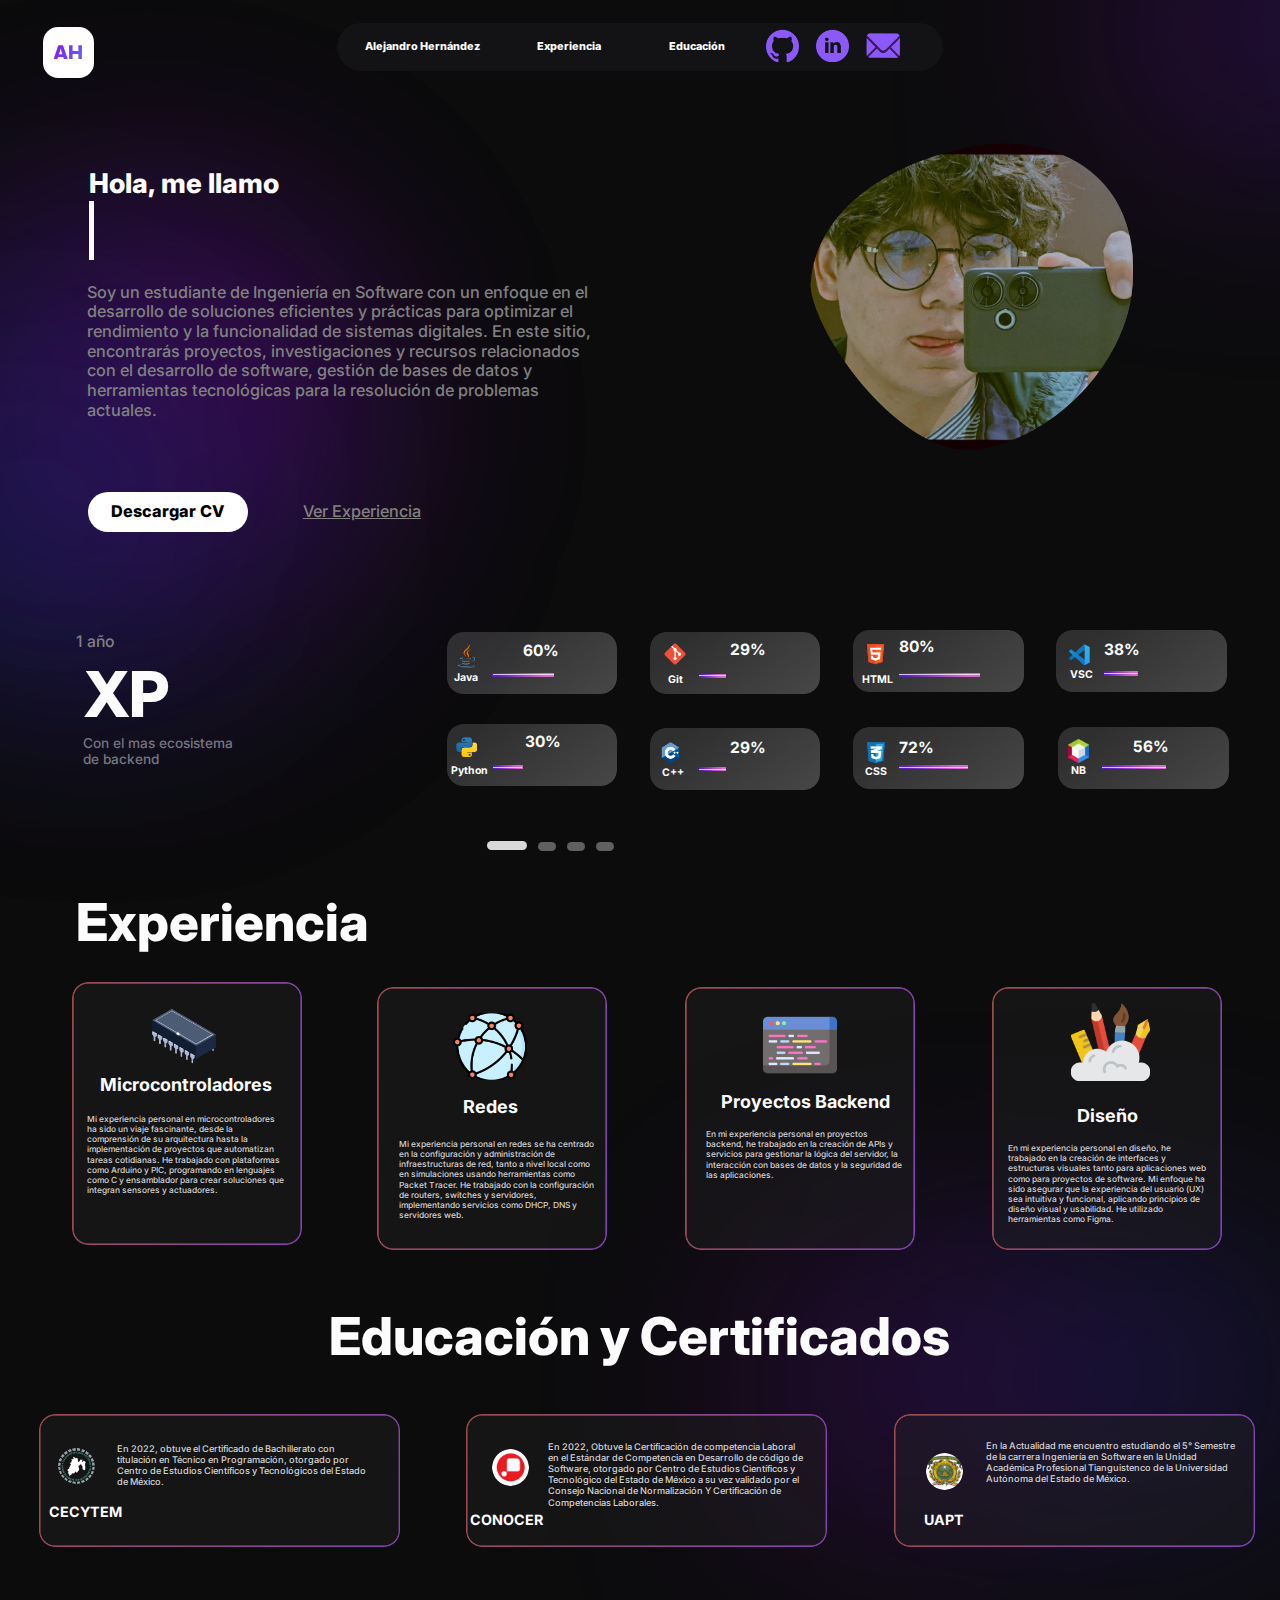
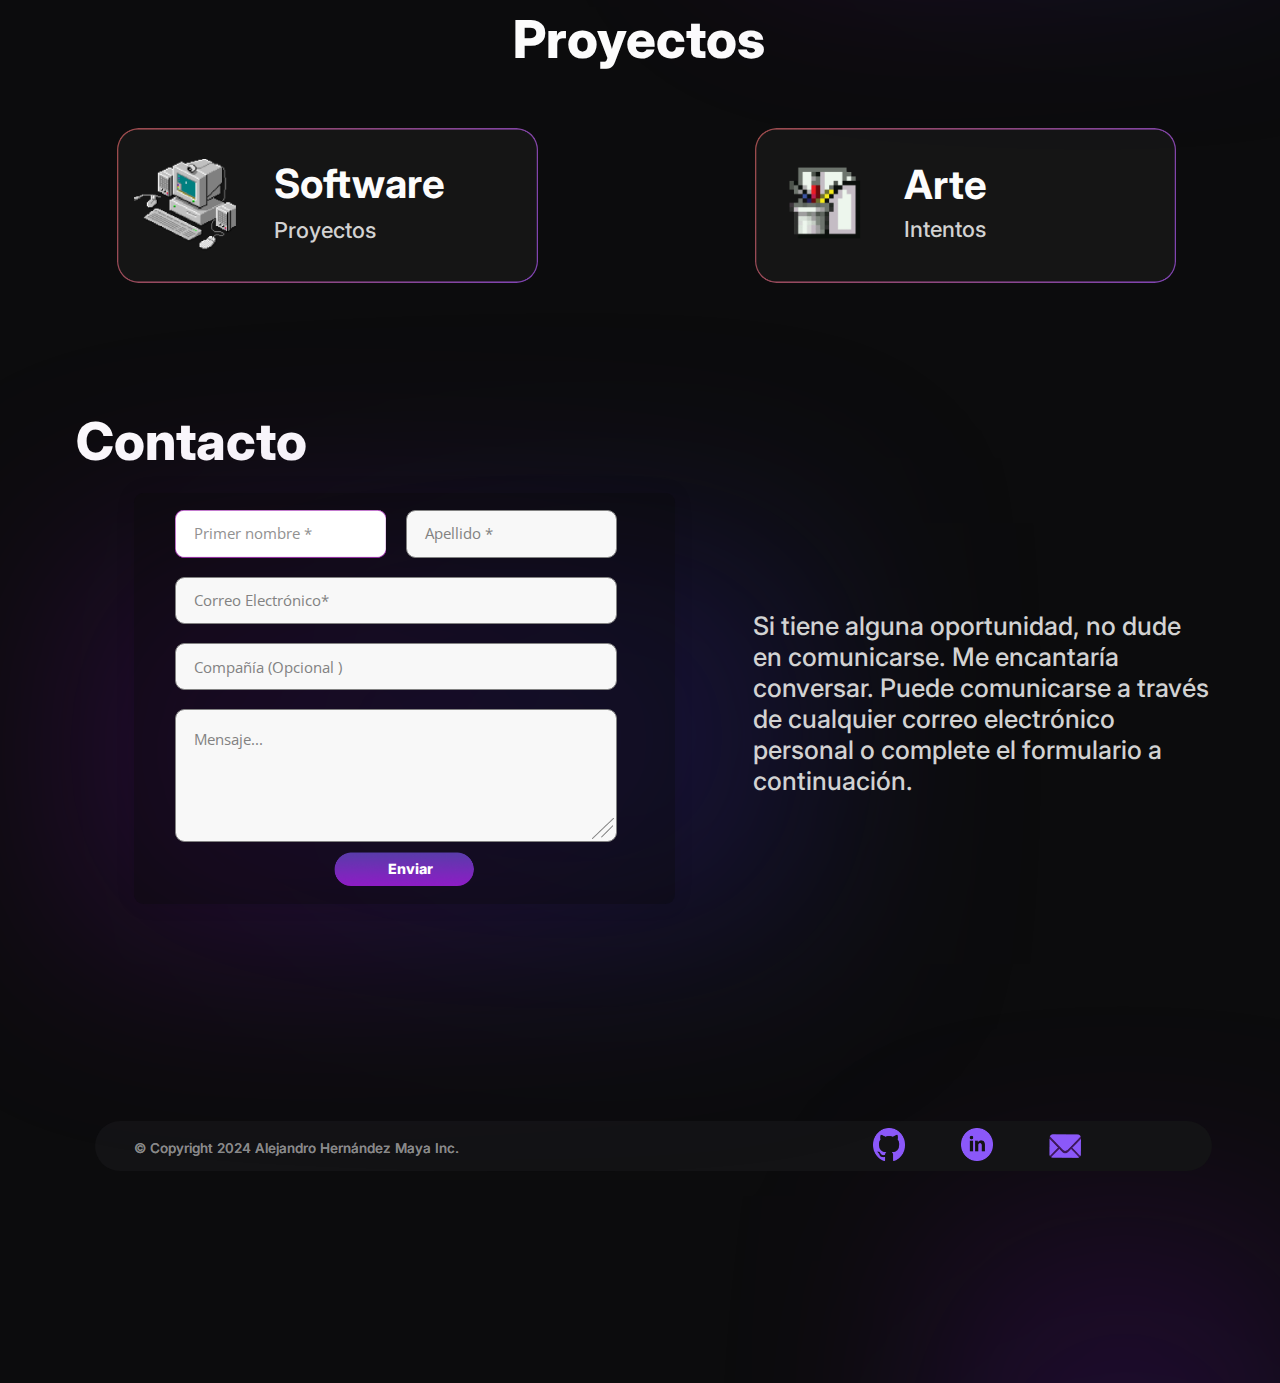
<file: index.html>
<!DOCTYPE html>
<html lang="en">
  <head>
    <meta charset="UTF-8" />
    <meta name="viewport" content="width=device-width, initial-scale=1.0" />
    <title>Alejandro Hernández Maya</title>
    <link rel="stylesheet" href="https://fonts.googleapis.com/css2?family=Open+Sans:wght@400&display=swap" />
<link rel="stylesheet" href="https://fonts.googleapis.com/css2?family=Inter:wght@500;700;800&display=swap" />
    <link rel="stylesheet" href="index.css" />
  </head>
  <body>
    <div class="main-container">
      <div class="rectangle"></div>
      <div class="flex-row-c">
        <div class="rectangle-1"></div>
        <div class="rectangle-2"></div>
        <div class="rectangle-3"></div>
      </div>
      <div class="experiencia" id="Experiencia">Experiencia </div>
      <div class="flex-row-b">
        <div class="rectangle-4">
          <div class="rectangle-5"></div>
          <span class="lorem">Microcontroladores</span
          ><span class="lorem-ipsum-dolor"
            >Mi experiencia personal en microcontroladores ha sido un viaje fascinante, 
            desde la comprensión de su arquitectura hasta la implementación de proyectos 
            que automatizan tareas cotidianas. He trabajado con plataformas como Arduino 
            y PIC, programando en lenguajes como C y ensamblador para crear soluciones que 
            integran sensores y actuadores.
          </span>
        </div>
        <div class="rectangle-6">
          <div class="rectangle-7"></div>
          <span class="lorem-8">Redes</span
          ><span class="lorem-ipsum-dolor-9"
            >Mi experiencia personal en redes se ha centrado en la configuración y administración 
            de infraestructuras de red, tanto a nivel local como en simulaciones usando herramientas 
            como Packet Tracer. He trabajado con la configuración de routers, switches y servidores, 
            implementando servicios como DHCP, DNS y servidores web.
          </span>
        </div>
        <div class="rectangle-a">
          <div class="rectangle-b"></div>
          <span class="lorem-c">Proyectos Backend</span
          ><span class="lorem-ipsum-dolor-d"
            >En mi experiencia personal en proyectos backend, he trabajado en la creación de APIs y servicios 
            para gestionar la lógica del servidor, la interacción con bases de datos y la seguridad de las aplicaciones.
          </span>
        </div>
        <div class="rectangle-e">
          <div class="rectangle-f"></div>
          <span class="lorem-10">Diseño</span
          ><span class="lorem-ipsum-dolor-11"
            >En mi experiencia personal en diseño, he trabajado en la creación de interfaces y estructuras visuales tanto para aplicaciones 
            web como para proyectos de software. Mi enfoque ha sido asegurar que la experiencia del usuario (UX) sea intuitiva y funcional, 
            aplicando principios de diseño visual y usabilidad. He utilizado herramientas como Figma.
          </span>
        </div>
        <div class="background"></div>
        <div class="educacion-y-certificados" >Educación y Certificados</div>
        <div class="rectangle-12">
          <span class="lorem-ipsum-dolor-13"
            >En 2022, obtuve  el Certificado de Bachillerato con titulación en Técnico 
            en Programación, otorgado por Centro de Estudios Científicos y
            Tecnológicos del Estado de México. 
          </span>
          <div class="rectangle-14"></div>
          <span class="lorem-15">CECYTEM</span>
        </div>
        <div class="rectangle-16">
          <span class="lorem-ipsum-dolor-17"
            >En 2022, Obtuve la Certificación de competencia
            Laboral en el Estándar de
            Competencia en Desarrollo de
            código de Software, otorgado por Centro de Estudios Científicos y
            Tecnológico del Estado de México a su vez validado por el Consejo Nacional 
            de Normalización Y Certificación de Competencias Laborales.
          </span>
          <div class="rectangle-18"></div>
          <span class="lorem-19">CONOCER</span>
        </div>
        <div class="rectangle-1a">
          <span class="lorem-ipsum-dolor-1b"
            >En la Actualidad me encuentro estudiando el 5° Semestre de la carrera Ingeniería 
            en Software en la Unidad Académica Profesional Tianguistenco de la Universidad Autónoma 
            del Estado de México.
          </span>
          <div class="rectangle-1c"></div>
          <span class="lorem-1d">UAPT</span>
        </div>
      </div>
      <div class="proyectos" id="Educacion">Proyectos</div>
      <div class="flex-row-a">
        <button class="rectangle-1e" onclick="location.href='pSoftware/Software.html'">
          <div class="image"></div>  
          <div class="flex-column-f">
            <span class="software">Software</span
            ><span class="proyectos-1f">Proyectos</span>
          </div>
        </button>
        <button class="rectangle-20" onclick="location.href='pArte/Arte.html'">
          <div class="image-21"></div>
          <span class="arte">Arte</span><span class="intentos">Intentos</span>
        </button>
      </div>
      <span class="contacto">Contacto</span>
      <div class="flex-row">
        <div class="email-form">
          <div class="frame-22">
            <div class="frame-23">
              <div class="frame-24">
                <div class="component">
                  <div class="frame-25">
                    <span class="primer-nombre">Primer nombre *</span>
                  </div>
                  <div class="rectangle-26"></div>
                  <input class="component-input" />
                </div>
                <div class="group">
                  <span class="apellido">Apellido *</span>
                  <div class="rectangle-27"></div>
                  <input class="group-input" />
                </div>
              </div>
              <div class="component-28">
                <span class="correo-electronico">Correo Electrónico*</span>
                <div class="rectangle-29"></div>
                <input class="component-input-2a" />
              </div>
              <div class="group-2b">
                <span class="compania-opcional">Compañía (Opcional )</span>
                <div class="rectangle-2c"></div>
                <input class="group-input-2d" />
              </div>
              <div class="component-2e">
                <span class="mensaje">Mensaje...</span>
                <div class="rectangle-2f"></div>
                <input class="component-input-30" />
                <div class="line"></div>
                <div class="line-31"></div>
              </div>
            </div>
          </div>
          <button class="group-32">
            <span class="enviar">Enviar</span>
            <div class="rectangle-33"></div>
          </button>
        </div>
        <div class="background-34"></div>
        <span class="lorem-ipsum"
          >Si tiene alguna oportunidad, no dude en comunicarse. 
          Me encantaría conversar. Puede comunicarse a través de cualquier 
          correo electrónico personal o complete el formulario a continuación.</span
        >
      </div>
      <div class="rectangle-35">
        <a href="https://github.com/alex574r" class="icon"></a>
        <a href="https://www.linkedin.com/in/alejandro-hern%C3%A1ndez-4aa037230/"  class="vector"></a>
        <a href="mailto:alex574r@gmail.com?subject=Asunto%20del%20correo&body=Hola%2C%20este%20es%20el%20contenido%20del%20correo." class="emoji"></a>
        <span class="copyright">
          © Copyright 2024 Alejandro Hernández Maya Inc.</span
        ><span class="copyright-notice">
          © Copyright 2024 Alejandro Hernández Maya Inc.</span
        >
      </div>
      <div class="background-36"></div>
      <div class="flex-row-eebb">
        <div class="background-37"></div>
        <div class="rectangle-38">
          <div class="flex-row-39">
            <div class="regroup">
              <a href="https://github.com/alex574r" class="icon-3a"></a>
              <a href="https://www.linkedin.com/in/alejandro-hern%C3%A1ndez-4aa037230/" class="vector-3b"></a>
              <a href="mailto:alex574r@gmail.com?subject=Asunto%20del%20correo&body=Hola%2C%20este%20es%20el%20contenido%20del%20correo." class="emoji-3c"></a>
            </div>
            <a href="" class="alejandro-hernandez">Alejandro Hernández</a
            ><a href="#Experiencia" onclick="recargarYIrASeccion(event, '#Experiencia')" class="experiencia-3d">Experiencia </a
            ><a href="#Educacion" onclick="recargarYIrASeccion(event, '#Educacion')" class="educacion">Educación </a>
          </div>
          
        </div>
        <div class="frame-3f">
          <span class="ah">AH</span>
          <div class="rectangle-40"></div>
        </div>
      </div>
      <div class="flex-row-de">
        <div class="image-41"></div>
        <div class="hola-alejandro">
          <span class="hola-alejandro-42">Hola, me llamo<br /></span
          ><span class="alejandro">Alejandro</span>
            
        </div>
        <div class="background-44"></div>
        <div class="background-44"></div>
        <span class="student-info"
          >Soy un estudiante de Ingeniería en Software con un enfoque en el
          desarrollo de soluciones eficientes y prácticas para optimizar el
          rendimiento y la funcionalidad de sistemas digitales. En este sitio,
          encontrarás proyectos, investigaciones y recursos relacionados con el
          desarrollo de software, gestión de bases de datos y herramientas
          tecnológicas para la resolución de problemas actuales.</span
        >
        <div class="rectangle-45">
          <span class="descargar-cv"><a href="./archivos/CV.pdf" target="_blank" class="d-CV">Descargar CV</a></span>
        </div>
        <a  href="#Experiencia" onclick="recargarYIrASeccion(event, '#Experiencia')" class="ver-experiencia">Ver Experiencia </a>
        <div class="rectangle-46">
          <div class="flex-column-b">
            <span class="percentage-80">80%</span>
            <div class="rectangle-47">
              <div class="light">
                <div class="rectangle-48">
                  <div class="light-49">
                    <div class="rectangle-4a">
                      <div class="rectangle-4b"></div>
                    </div>
                  </div>
                </div>
              </div>
            </div>
          </div>
          <div class="flex-column-dc">
            <div class="html"></div>
            <span class="html-4c">HTML</span>
          </div>
        </div>
        <div class="rectangle-4d">
          <div class="flex-column-c">
            <span class="percentage-38">38%</span>
            <div class="rectangle-4e">
              <div class="light-4f">
                <div class="rectangle-50">
                  <div class="light-51">
                    <div class="rectangle-52">
                      <div class="rectangle-53"></div>
                    </div>
                  </div>
                </div>
              </div>
            </div>
          </div>
          <div class="flex-column-ada">
            <div class="vs-code"><div class="vs-code-54"></div></div>
            <span class="vsc">VSC</span>
          </div>
        </div>
        <span class="ano">1 año</span>
        <div class="rectangle-55">
          <div class="flex-row-af">
            <div class="java"><div class="java-56"></div></div>
            <span class="percentage">60%</span>
          </div>
          <div class="rectangle-57">
            <div class="light-58">
              <div class="rectangle-59">
                <div class="light-5a">
                  <div class="rectangle-5b">
                    <div class="rectangle-5c"></div>
                  </div>
                </div>
              </div>
            </div>
          </div>
        </div>
        <div class="rectangle-5d">
          <div class="flex-row-fc">
            <div class="git"></div>
            <span class="percentage-5e">29%</span>
          </div>
          <div class="flex-row-aeb">
            <span class="git-5f">Git</span>
            <div class="rectangle-60">
              <div class="light-61">
                <div class="rectangle-62">
                  <div class="light-63">
                    <div class="rectangle-64">
                      <div class="rectangle-65"></div>
                    </div>
                  </div>
                </div>
              </div>
            </div>
          </div>
        </div>
        <span class="xp">XP</span><span class="java-66">Java</span>
        <div class="rectangle-67">
          <div class="flex-row-f">
            <div class="python"><div class="python-68"></div></div>
            <span class="percentage-69">30%</span>
          </div>
          <div class="flex-row-eccb">
            <span class="python-6a">Python</span>
            <div class="rectangle-6b">
              <div class="light-6c">
                <div class="rectangle-6d">
                  <div class="light-6e">
                    <div class="rectangle-6f">
                      <div class="rectangle-70"></div>
                    </div>
                  </div>
                </div>
              </div>
            </div>
          </div>
        </div>
        <div class="rectangle-71">
          <div class="flex-column-cf">
            <span class="percentage-72">72%</span>
            <div class="rectangle-73">
              <div class="light-74">
                <div class="rectangle-75">
                  <div class="light-76">
                    <div class="rectangle-77">
                      <div class="rectangle-78"></div>
                    </div>
                  </div>
                </div>
              </div>
            </div>
          </div>
          <div class="flex-column-c-79">
            <div class="css"></div>
            <span class="css-7a">CSS</span>
          </div>
        </div>
        <div class="rectangle-7b">
          <div class="flex-row-a-7c">
            <div class="image-7d"></div>
            <span class="percentage-7e">56%</span>
          </div>
          <div class="rectangle-7f">
            <div class="light-80">
              <div class="rectangle-81">
                <div class="light-82">
                  <div class="rectangle-83">
                    <div class="rectangle-84"></div>
                  </div>
                </div>
              </div>
            </div>
          </div>
        </div>
        <div class="rectangle-85">
          <div class="flex-row-da">
            <div class="c-plus-plus"><div class="c-plus-plus-86"></div></div>
            <span class="percentage-87">29%</span>
          </div>
          <div class="flex-row-c-88">
            <span class="c-plus-plus-89">C++</span>
            <div class="rectangle-8a">
              <div class="light-8b">
                <div class="rectangle-8c">
                  <div class="light-8d">
                    <div class="rectangle-8e">
                      <div class="rectangle-8f"></div>
                    </div>
                  </div>
                </div>
              </div>
            </div>
          </div>
        </div>
        <span class="nb">NB</span>
      </div>
      <span class="backend-ecosystem"
        >Con el mas ecosistema<br />de backend
      </span>
    </div>
    <!-- Generated by Codia AI - https://codia.ai/ -->
  </body>

  <script>
    function recargarYIrASeccion(seccionId) {
        // Guardar el id de la sección en el hash de la URL
        location.hash = seccionId;

        // Recargar la página
        location.reload();
    }

    // Verificar si hay un hash en la URL al cargar la página
    window.onload = function() {
        if (location.hash) {
            // Desplazar a la sección si hay un hash
            const seccion = document.querySelector(location.hash);
            if (seccion) {
                seccion.scrollIntoView();
            }
        }
    }
</script>


</html>
</file>
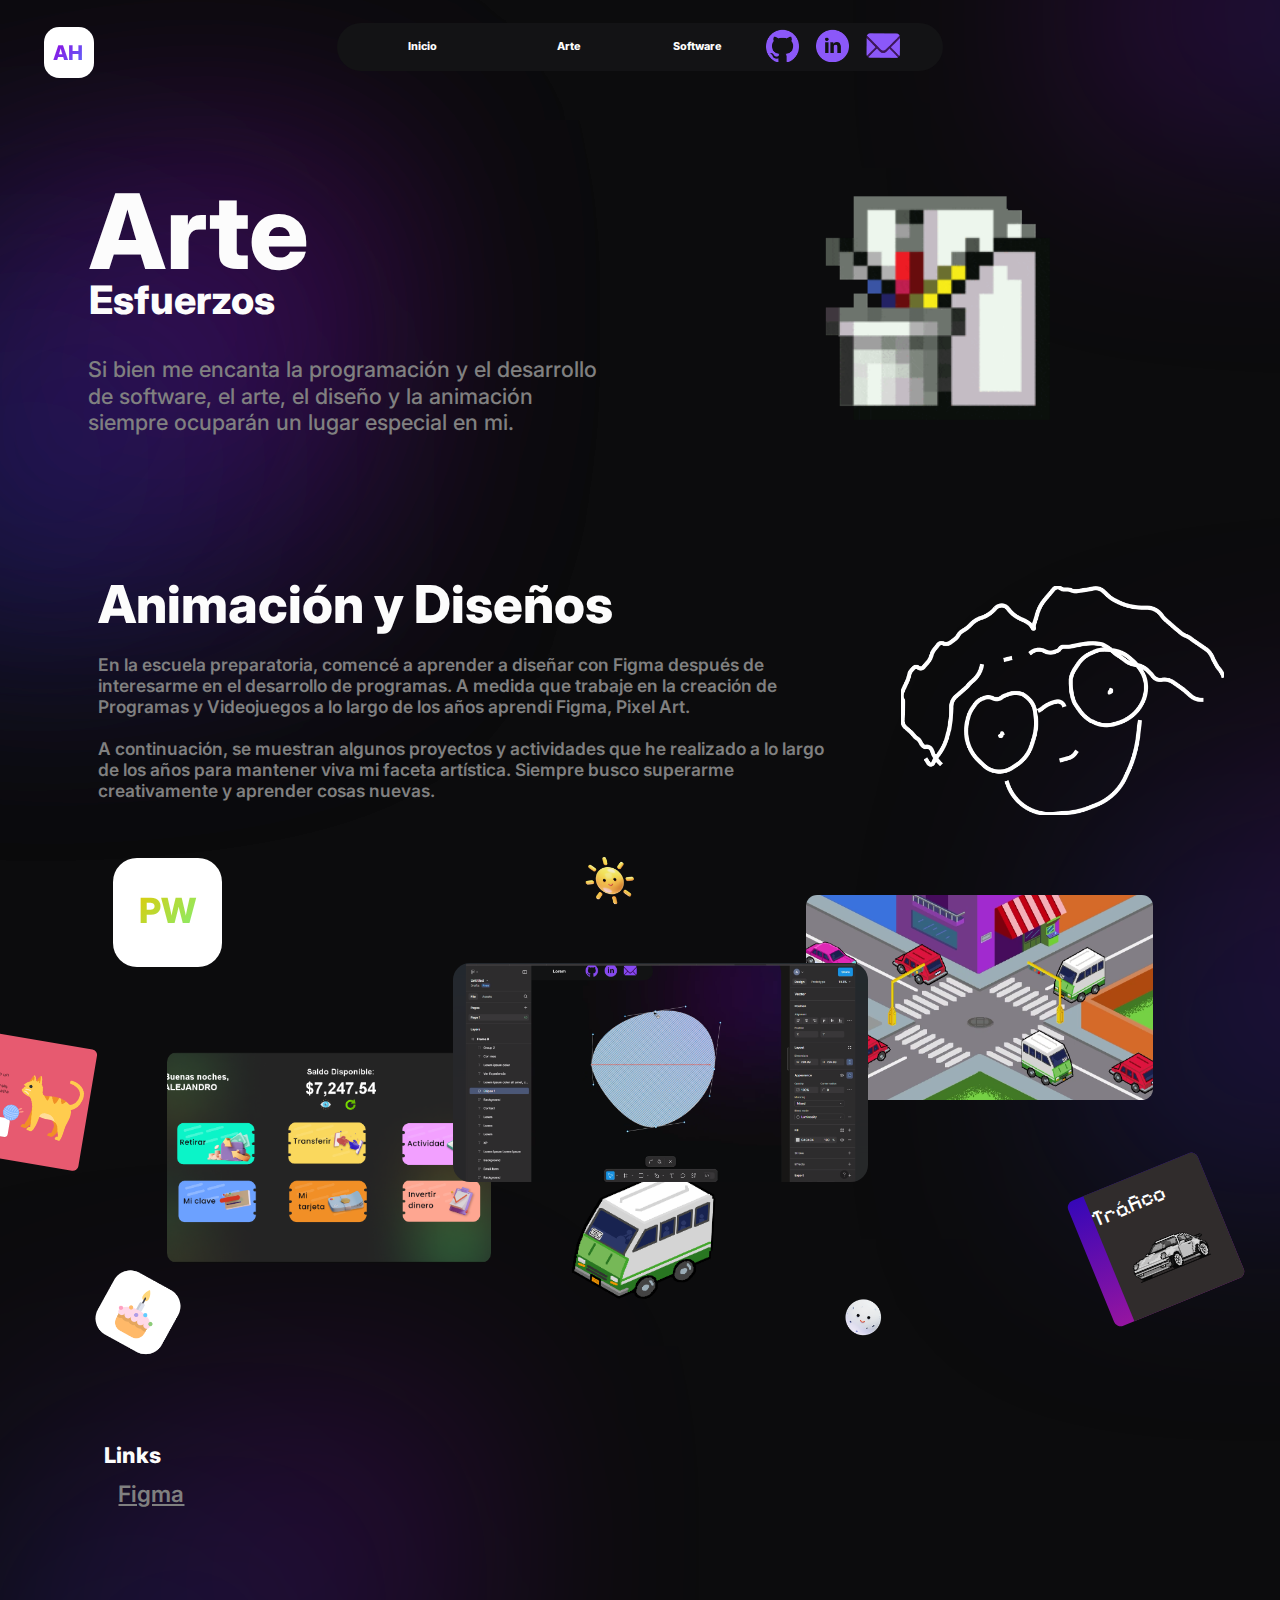
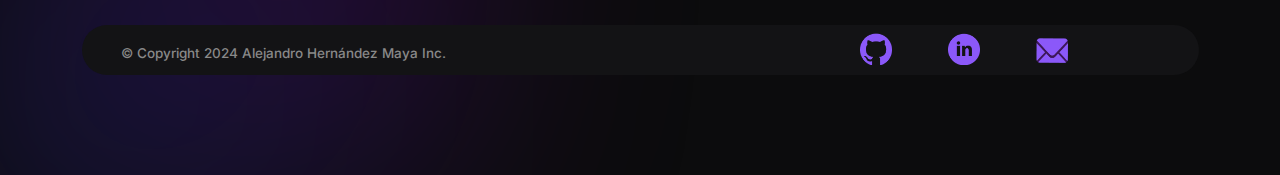
<file: pArte/Arte.html>
<!DOCTYPE html>
<html lang="en">
  <head>
    <meta charset="UTF-8" />
    <meta name="viewport" content="width=device-width, initial-scale=1.0" />
    <title>Arte</title>
    <link rel="stylesheet" href="https://fonts.googleapis.com/css2?family=Inter:wght@500;600;700;800&display=swap" />
<link rel="stylesheet" href="https://fonts.googleapis.com/css2?family=Pixelify+Sans:wght@400&display=swap" />
    <link rel="stylesheet" href="Estilo.css" />
  </head>
  <body>
    <div class="main-container">
      <div class="flex-column">
        <span class="links">Links</span><a href="https://www.figma.com/@alejandroherna1" class="figma">Figma</a>
        <div class="rectangle">
          <a href="https://github.com/alex574r" class="icon"></a>
          <a href="https://www.linkedin.com/in/alejandro-hern%C3%A1ndez-4aa037230/" class="vector"></a>
          <a href="mailto:alex574r@gmail.com?subject=Asunto%20del%20correo&body=Hola%2C%20este%20es%20el%20contenido%20del%20correo." class="emoji"></a>
          <span class="copyright">
            © Copyright 2024 Alejandro Hernández Maya Inc.</span
          >
        </div>
        <div class="background"></div>
        <div class="rectangle-1">
          <div class="flex-row-bc">
            <div class="regroup">
              <a href="https://github.com/alex574r" class="icon-2"></a>
              <a href="https://www.linkedin.com/in/alejandro-hern%C3%A1ndez-4aa037230/" class="vector-3"></a>
              <a href="mailto:alex574r@gmail.com?subject=Asunto%20del%20correo&body=Hola%2C%20este%20es%20el%20contenido%20del%20correo." class="emoji-4"></a>
            </div>
            <a href="../index.html" class="inicio">Inicio</a>
            <a href="" class="arte">Arte </a>
            <a href="../pSoftware/Software.html" class="software">Software </a>
          </div>
          
        </div>
        <div class="frame-8">
          <span class="ah">AH</span>
          <div class="rectangle-9"></div>
        </div>
        <div class="image"></div>
        <div class="arte-esfuerzos">
          <span class="arte-a">Arte<br /></span
          ><span class="esfuerzos">Esfuerzos</span>
        </div>
        <span class="special-place"
          >Si bien me encanta la programación y el desarrollo de software, el
          arte, el diseño y la animación siempre ocuparán un lugar especial en
          mi.</span
        ><span class="animacion-disenos">Animación y Diseños</span>
        <div class="group"></div>
        <span class="learning-experience"
          >En la escuela preparatoria, comencé a aprender a diseñar con Figma
          después de interesarme en el desarrollo de programas. A medida que
          trabaje en la creación de Programas y Videojuegos a lo largo de los
          años aprendi Figma, Pixel Art.<br /><br />A continuación, se muestran
          algunos proyectos y actividades que he realizado a lo largo de los
          años para mantener viva mi faceta artística. Siempre busco superarme
          creativamente y aprender cosas nuevas.<br
        /></span>
        <div class="background-b"></div>
        <div class="sun"></div>
        <div class="rectangle-c"><span class="pw">PW</span></div>
        <div class="image-d"></div>
        <div class="rectangle-e"></div>
        <div class="image-f"></div>
        <div class="image-10"></div>
        <div class="frame-11">
          <div class="rectangle-12"></div>
          <span class="trafico">Tráfico</span>
          <div class="image-13"></div>
        </div>
        <div class="group-14"></div>
        <div class="night-moon"></div>
      </div>
      <div class="flex-column-dd">
        <div class="lalert">
          <span class="upsss">UPSSS!!!!</span>
          <div class="flex-row-db">
            <div class="img-d"></div>
            <span class="text-10">Potro Wallet dice:</span>
          </div>
          <span class="text-11"
            >La función que se se avecina es como un gato<br />escondido en una
            caja, llena de sorpresas <br />y emociones. Pronto levantaremos la
            tapa <br />y revelaremos su magia.
          </span>
          <div class="group-4">
            <span class="text-12">Aceptar</span>
            <div class="group-5"></div>
          </div>
        </div>
        <div class="pic-9"></div>
        <div class="img-e"></div>
        <div class="img-e"></div>
      </div>
    </div>
    <!-- Generated by Codia AI - https://codia.ai/ -->
  </body>
</html>
</file>
<file: index.css>
:root {
  --default-font-family: -apple-system, BlinkMacSystemFont, "Segoe UI", Roboto,
    Ubuntu, "Helvetica Neue", Helvetica, Arial, "PingFang SC",
    "Hiragino Sans GB", "Microsoft Yahei UI", "Microsoft Yahei",
    "Source Han Sans CN", sans-serif;
    --rpx: 100vw / 1178;
}

html {
  scroll-behavior: smooth;
}
  
body, html {
  margin: 0;
  padding: 0;
  box-sizing: border-box;
}
.main-container {
  overflow: hidden;
}


.main-container,
.main-container * {
  box-sizing: border-box;
}

input,
select,
textarea,
button {
  outline: 0;
}

.main-container {
  position: relative;
  height: calc(2745 * var(--rpx));
  margin: 0 auto;
  background: #0c0c0d;
  overflow: hidden;
  
}


.d-CV {
  color: #000000;
  text-decoration: none;
}

.d-CV:hover {
  color: #540f88;
}

.rectangle {
  position: relative;
  width: calc(37.35175704956055 * var(--rpx));
  height: calc(8.199166297912598 * var(--rpx));
  margin: calc(774 * var(--rpx)) 0 0 calc(448 * var(--rpx));
  background: #d9d9d9;
  z-index: 52;
  border-radius: calc(27.330554962158203 * var(--rpx));
}
.flex-row-c {
  display: flex;
  align-items: center;
  justify-content: space-between;
  position: relative;
  width: calc(69.81418228149414 * var(--rpx));
  height: calc(7.953510761260986 * var(--rpx));
  margin: calc(-7.288155555725098 * var(--rpx)) 0 0
    calc(495.185546875 * var(--rpx));
  z-index: 55;
}
.rectangle-1 {
  flex-shrink: 0;
  position: relative;
  width: calc(16.79074478149414 * var(--rpx));
  height: calc(7.953510761260986 * var(--rpx));
  background: #606060;
  z-index: 53;
  border-radius: calc(26.511703491210938 * var(--rpx));
}
.rectangle-2 {
  flex-shrink: 0;
  position: relative;
  width: calc(16.79074478149414 * var(--rpx));
  height: calc(7.953510761260986 * var(--rpx));
  background: #606060;
  z-index: 54;
  border-radius: calc(26.511703491210938 * var(--rpx));
}
.rectangle-3 {
  flex-shrink: 0;
  position: relative;
  width: calc(16.79074478149414 * var(--rpx));
  height: calc(7.953510761260986 * var(--rpx));
  background: #606060;
  z-index: 55;
  border-radius: calc(26.511703491210938 * var(--rpx));
}
.experiencia {
  display: block;
  position: relative;
  height: calc(79 * var(--rpx));
  margin: calc(37.135478496551514 * var(--rpx)) 0 0 calc(70 * var(--rpx));
  color: #fcfcfc;
  font-family: Inter, var(--default-font-family);
  font-size: calc(48 * var(--rpx));
  font-weight: 800;
  line-height: calc(58.09090805053711 * var(--rpx));
  text-align: left;
  white-space: nowrap;
  z-index: 36;
}
.flex-row-b {
  position: relative;
  width: calc(1171.1866967683636 * var(--rpx));
  height: calc(520 * var(--rpx));
  margin: calc(5 * var(--rpx)) 0 0 calc(36 * var(--rpx));
  z-index: 72;
}
.rectangle-4 {
  position: absolute;
  width: calc(212 * var(--rpx));
  height: calc(242 * var(--rpx));
  top: 0;
  left: calc(30 * var(--rpx));
  background: url(./assets/images/036122ef-8b79-4984-b4b2-c9470be2c980.png)
    no-repeat center;
  background-size: cover;
  z-index: 69;
  border-radius: calc(14.947999000549316 * var(--rpx));
}
.rectangle-5 {
  position: relative;
  width: calc(68 * var(--rpx));
  height: calc(53 * var(--rpx));
  margin: calc(23 * var(--rpx)) 0 0 calc(69 * var(--rpx));
  background: url(./assets/images/microcontroladorIcon.png)
    no-repeat center;
  background-size: cover;
  z-index: 190;
  
}
.lorem {
  display: flex;
  align-items: flex-start;
  justify-content: center;
  position: relative;
  width: calc(72 * var(--rpx));
  height: calc(29.07692527770996 * var(--rpx));
  margin: calc(8 * var(--rpx)) 0 0 calc(69 * var(--rpx));
  color: #fcfcfc;
  font-family: Inter, var(--default-font-family);
  font-size: calc(16.61538314819336 * var(--rpx));
  font-weight: 700;
  line-height: calc(20.108388900756836 * var(--rpx));
  text-align: center;
  white-space: nowrap;
  z-index: 92;
}
.lorem-ipsum-dolor {
  display: flex;
  align-items: flex-start;
  justify-content: flex-start;
  position: relative;
  width: calc(184 * var(--rpx));
  height: calc(81.4726333618164 * var(--rpx));
  margin: calc(7.923074722290039 * var(--rpx)) 0 0 calc(14 * var(--rpx));
  color: #d2d2d2;
  font-family: Inter, var(--default-font-family);
  font-size: calc(7.762354850769043 * var(--rpx));
  font-weight: 500;
  line-height: calc(9.394213676452637 * var(--rpx));
  text-align: left;
  z-index: 83;
}
.rectangle-6 {
  position: absolute;
  width: calc(212 * var(--rpx));
  height: calc(242 * var(--rpx));
  top: calc(4 * var(--rpx));
  left: calc(311 * var(--rpx));
  background: url(./assets/images/42cc9bfe-2780-4fb0-b403-7c9aba657aae.png)
    no-repeat center;
  background-size: cover;
  z-index: 70;
  border-radius: calc(14.947999000549316 * var(--rpx));
}
.rectangle-7 {
  position: relative;
  width: calc(68 * var(--rpx));
  height: calc(62 * var(--rpx));
  margin: calc(24 * var(--rpx)) 0 0 calc(70 * var(--rpx));
  background: url(./assets/images/RedIcon.png)
    no-repeat center;
  background-size: cover;
  z-index: 191;
  
}
.lorem-8 {
  display: flex;
  align-items: flex-start;
  justify-content: center;
  position: relative;
  width: calc(72 * var(--rpx));
  height: calc(29.07692527770996 * var(--rpx));
  margin: calc(15 * var(--rpx)) 0 0 calc(68 * var(--rpx));
  color: #fcfcfc;
  font-family: Inter, var(--default-font-family);
  font-size: calc(16.61538314819336 * var(--rpx));
  font-weight: 700;
  line-height: calc(20.108388900756836 * var(--rpx));
  text-align: center;
  white-space: nowrap;
  z-index: 94;
}
.lorem-ipsum-dolor-9 {
  display: flex;
  align-items: flex-start;
  justify-content: flex-start;
  position: relative;
  width: calc(184 * var(--rpx));
  height: calc(81.4726333618164 * var(--rpx));
  margin: calc(9.923074722290039 * var(--rpx)) 0 0 calc(20 * var(--rpx));
  color: #d2d2d2;
  font-family: Inter, var(--default-font-family);
  font-size: calc(7.762354850769043 * var(--rpx));
  font-weight: 500;
  line-height: calc(9.394213676452637 * var(--rpx));
  text-align: left;
  z-index: 93;
}
.rectangle-a {
  position: absolute;
  width: calc(212 * var(--rpx));
  height: calc(242 * var(--rpx));
  top: calc(4 * var(--rpx));
  left: calc(594 * var(--rpx));
  background: url(./assets/images/47d22813-acb5-482e-b565-4a42c195cf52.png)
    no-repeat center;
  background-size: cover;
  z-index: 71;
  border-radius: calc(14.947999000549316 * var(--rpx));
}
.rectangle-b {
  position: relative;
  width: calc(68 * var(--rpx));
  height: calc(53 * var(--rpx));
  margin: calc(27 * var(--rpx)) 0 0 calc(72 * var(--rpx));
  background: url(./assets/images/BackendIcon.png)
  no-repeat center;
  background-size: cover;
  z-index: 192;
  
}
.lorem-c {
  display: flex;
  align-items: flex-start;
  justify-content: center;
  position: relative;
  width: calc(72 * var(--rpx));
  height: calc(29.07692527770996 * var(--rpx));
  margin: calc(16 * var(--rpx)) 0 0 calc(75 * var(--rpx));
  color: #fcfcfc;
  font-family: Inter, var(--default-font-family);
  font-size: calc(16.61538314819336 * var(--rpx));
  font-weight: 700;
  line-height: calc(20.108388900756836 * var(--rpx));
  text-align: center;
  white-space: nowrap;
  z-index: 96;
}
.lorem-ipsum-dolor-d {
  display: flex;
  align-items: flex-start;
  justify-content: flex-start;
  position: relative;
  width: calc(184 * var(--rpx));
  height: calc(81.4726333618164 * var(--rpx));
  margin: calc(5.923074722290039 * var(--rpx)) 0 0 calc(20 * var(--rpx));
  color: #d2d2d2;
  font-family: Inter, var(--default-font-family);
  font-size: calc(7.762354850769043 * var(--rpx));
  font-weight: 500;
  line-height: calc(9.394213676452637 * var(--rpx));
  text-align: left;
  z-index: 95;
}
.rectangle-e {
  position: absolute;
  width: calc(212 * var(--rpx));
  height: calc(242 * var(--rpx));
  top: calc(4 * var(--rpx));
  left: calc(877 * var(--rpx));
  background: url(./assets/images/403fed30-c1cc-4c88-b2d7-1a13bf9554f1.png)
    no-repeat center;
  background-size: cover;
  z-index: 72;
  border-radius: calc(14.947999000549316 * var(--rpx));
}
.rectangle-f {
  position: relative;
  width: calc(72 * var(--rpx));
  height: calc(72 * var(--rpx));
  margin: calc(15 * var(--rpx)) 0 0 calc(73 * var(--rpx));
  background: url(./assets/images/ArteIcon.png)
  no-repeat center;
  background-size: cover;
  z-index: 193;
}
.lorem-10 {
  display: flex;
  align-items: flex-start;
  justify-content: center;
  position: relative;
  width: calc(72 * var(--rpx));
  height: calc(29.07692527770996 * var(--rpx));
  margin: calc(22 * var(--rpx)) 0 0 calc(70 * var(--rpx));
  color: #fcfcfc;
  font-family: Inter, var(--default-font-family);
  font-size: calc(16.61538314819336 * var(--rpx));
  font-weight: 700;
  line-height: calc(20.108388900756836 * var(--rpx));
  text-align: center;
  white-space: nowrap;
  z-index: 98;
}
.lorem-ipsum-dolor-11 {
  display: flex;
  align-items: flex-start;
  justify-content: flex-start;
  position: relative;
  width: calc(184 * var(--rpx));
  height: calc(81.4726333618164 * var(--rpx));
  margin: calc(5.923074722290039 * var(--rpx)) 0 0 calc(15 * var(--rpx));
  color: #d2d2d2;
  font-family: Inter, var(--default-font-family);
  font-size: calc(7.762354850769043 * var(--rpx));
  font-weight: 500;
  line-height: calc(9.394213676452637 * var(--rpx));
  text-align: left;
  z-index: 97;
}
.background {
  display: flex;
  flex-direction: column;
  align-items: flex-start;
  flex-wrap: nowrap;
  gap: calc(2.102126359939575 * var(--rpx));
  position: absolute;
  width: calc(534.1867223316913 * var(--rpx));
  height: calc(299.35991206273957 * var(--rpx));
  top: calc(215.99995121851043 * var(--rpx));
  left: calc(636.9999744366723 * var(--rpx));
  background: url(./assets/images/0e00b1dd-2c0f-466b-a20f-935be7c5473c.png)
    no-repeat center;
  background-size: cover;
  z-index: 33;
  animation: one 10s infinite;
  filter: blur(calc(90 * var(--rpx)));
  opacity: 10;
}
.educacion-y-certificados {
  display: flex;
  align-items: flex-start;
  justify-content: center;
  position: absolute;
  width: calc(789 * var(--rpx));
  height: calc(79 * var(--rpx));
  top: calc(297 * var(--rpx));
  left: calc(158 * var(--rpx));
  color: #fcfcfc;
  font-family: Inter, var(--default-font-family);
  font-size: calc(48 * var(--rpx));
  font-weight: 800;
  line-height: calc(58.09090805053711 * var(--rpx));
  text-align: center;
  white-space: nowrap;
  z-index: 37;
}
.rectangle-12 {
  position: absolute;
  width: calc(332 * var(--rpx));
  height: calc(123 * var(--rpx));
  top: calc(397 * var(--rpx));
  left: 0;
  background: url(./assets/images/16869216-a809-43c7-b40e-a1c9b2213b0b.png)
    no-repeat center;
  background-size: cover;
  z-index: 68;
  border-radius: calc(14.947999000549316 * var(--rpx));
}
.lorem-ipsum-dolor-13 {
  display: flex;
  align-items: flex-start;
  justify-content: flex-start;
  position: absolute;
  width: calc(238.4110107421875 * var(--rpx));
  height: calc(76.2689208984375 * var(--rpx));
  top: calc(27 * var(--rpx));
  left: calc(72 * var(--rpx));
  color: #d2d2d2;
  font-family: Inter, var(--default-font-family);
  font-size: calc(8.479528427124023 * var(--rpx));
  font-weight: 500;
  line-height: calc(10.26215648651123 * var(--rpx));
  text-align: left;
  z-index: 82;
}
.rectangle-14 {
  position: absolute;
  width: calc(34 * var(--rpx));
  height: calc(34 * var(--rpx));
  top: calc(31 * var(--rpx));
  left: calc(17 * var(--rpx));
  background: url(./assets/images/CECYTEMIcon.png)
  no-repeat center;
  background-size: cover;
  z-index: 188;
  border-radius: calc(20 * var(--rpx));
}
.lorem-15 {
  display: flex;
  align-items: flex-start;
  justify-content: center;
  position: absolute;
  width: calc(85.95237731933594 * var(--rpx));
  height: calc(29 * var(--rpx));
  top: calc(82 * var(--rpx));
  left: 0;
  color: #fcfcfc;
  font-family: Inter, var(--default-font-family);
  font-size: calc(13.14285659790039 * var(--rpx));
  font-weight: 700;
  line-height: calc(15.905842781066895 * var(--rpx));
  text-align: center;
  white-space: nowrap;
  z-index: 91;
}
.rectangle-16 {
  position: absolute;
  width: calc(332 * var(--rpx));
  height: calc(123 * var(--rpx));
  top: calc(397 * var(--rpx));
  left: calc(393 * var(--rpx));
  background: url(./assets/images/b1e2a8de-90e5-4ef0-b5b9-68b2b363e81c.png)
    no-repeat center;
  background-size: cover;
  z-index: 67;
  border-radius: calc(14.947999000549316 * var(--rpx));
}
.lorem-ipsum-dolor-17 {
  display: flex;
  align-items: flex-start;
  justify-content: flex-start;
  position: absolute;
  width: calc(238.4110107421875 * var(--rpx));
  height: calc(76.2689208984375 * var(--rpx));
  top: calc(25 * var(--rpx));
  left: calc(75 * var(--rpx));
  color: #d2d2d2;
  font-family: Inter, var(--default-font-family);
  font-size: calc(8.479528427124023 * var(--rpx));
  font-weight: 500;
  line-height: calc(10.26215648651123 * var(--rpx));
  text-align: left;
  z-index: 86;
}
.rectangle-18 {
  position: absolute;
  width: calc(34 * var(--rpx));
  height: calc(34 * var(--rpx));
  top: calc(33 * var(--rpx));
  left: calc(24 * var(--rpx));
  background: url(./assets/images/ConocerIcon.png)
  no-repeat center;
  background-size: cover;
  z-index: 189;
  border-radius: calc(20 * var(--rpx));
}
.lorem-19 {
  display: flex;
  align-items: flex-start;
  justify-content: center;
  position: absolute;
  width: calc(56.95237731933594 * var(--rpx));
  height: calc(23 * var(--rpx));
  top: calc(90 * var(--rpx));
  left: calc(9 * var(--rpx));
  color: #fcfcfc;
  font-family: Inter, var(--default-font-family);
  font-size: calc(13.14285659790039 * var(--rpx));
  font-weight: 700;
  line-height: calc(15.905842781066895 * var(--rpx));
  text-align: center;
  white-space: nowrap;
  z-index: 85;
}
.rectangle-1a {
  position: absolute;
  width: calc(332 * var(--rpx));
  height: calc(123 * var(--rpx));
  top: calc(397 * var(--rpx));
  left: calc(787 * var(--rpx));
  background: url(./assets/images/630b97fb-0b3a-4e26-b72b-1f101ba098b5.png)
    no-repeat center;
  background-size: cover;
  z-index: 66;
  border-radius: calc(14.947999000549316 * var(--rpx));
}
.lorem-ipsum-dolor-1b {
  display: flex;
  align-items: flex-start;
  justify-content: flex-start;
  position: absolute;
  width: calc(238.4110107421875 * var(--rpx));
  height: calc(76.2689208984375 * var(--rpx));
  top: calc(24 * var(--rpx));
  left: calc(84 * var(--rpx));
  color: #d2d2d2;
  font-family: Inter, var(--default-font-family);
  font-size: calc(8.479528427124023 * var(--rpx));
  font-weight: 500;
  line-height: calc(10.26215648651123 * var(--rpx));
  text-align: left;
  z-index: 87;
}
.rectangle-1c {
  position: absolute;
  width: calc(34 * var(--rpx));
  height: calc(34 * var(--rpx));
  top: calc(36 * var(--rpx));
  left: calc(29 * var(--rpx));
  background: url(./assets/images/UAEMIncon.png)
  no-repeat center;
  background-size: cover;
  z-index: 194;
  border-radius: calc(20 * var(--rpx));
}
.lorem-1d {
  display: flex;
  align-items: flex-start;
  justify-content: center;
  position: absolute;
  width: calc(73.95237731933594 * var(--rpx));
  height: calc(23 * var(--rpx));
  top: calc(90 * var(--rpx));
  left: calc(9 * var(--rpx));
  color: #fcfcfc;
  font-family: Inter, var(--default-font-family);
  font-size: calc(13.14285659790039 * var(--rpx));
  font-weight: 700;
  line-height: calc(15.905842781066895 * var(--rpx));
  text-align: center;
  white-space: nowrap;
  z-index: 88;
}
.proyectos {
  display: flex;
  align-items: flex-start;
  justify-content: center;
  position: relative;
  width: calc(789 * var(--rpx));
  height: calc(79 * var(--rpx));
  margin: calc(56 * var(--rpx)) 0 0 calc(194 * var(--rpx));
  color: #fcfcfc;
  font-family: Inter, var(--default-font-family);
  font-size: calc(48 * var(--rpx));
  font-weight: 800;
  line-height: calc(58.09090805053711 * var(--rpx));
  text-align: center;
  white-space: nowrap;
  z-index: 38;
}
.flex-row-a {
  display: flex;
  align-items: center;
  justify-content: space-between;
  position: relative;
  width: calc(974 * var(--rpx));
  height: calc(143 * var(--rpx));
  margin: calc(31 * var(--rpx)) 0 0 calc(108 * var(--rpx));
  z-index: 183;
}
.rectangle-1e {
  all: unset; /* Elimina todos los estilos predeterminados */
  cursor: pointer; /* Agrega un cursor de mano para indicar que es clickeable */
  flex-shrink: 0;
  position: relative;
  width: calc(387 * var(--rpx));
  height: calc(143 * var(--rpx));
  background: url(./assets/images/a6b2edd1-12d6-47f7-93f4-f896befee799.png)
    no-repeat center;
  background-size: cover;
  z-index: 73;
  border-radius: calc(20 * var(--rpx));
}
.image {
  position: absolute;
  width: calc(94 * var(--rpx));
  height: calc(85 * var(--rpx)); 
  top: calc(29 * var(--rpx));
  left: calc(15 * var(--rpx));
  background: url(./assets/images/projects.gif)
    no-repeat center;
  background-size: cover;
  z-index: 209;
}
.flex-column-f {
  position: absolute;
  width: calc(184 * var(--rpx));
  height: calc(83 * var(--rpx));
  top: calc(30 * var(--rpx));
  left: calc(144 * var(--rpx));
  z-index: 99;
}
.software {
  display: flex;
  align-items: flex-start;
  justify-content: flex-start;
  position: absolute;
  height: calc(65 * var(--rpx));
  top: 0;
  left: 0;
  color: #fcfcfc;
  font-family: Inter, var(--default-font-family);
  font-size: calc(37.14285659790039 * var(--rpx));
  font-weight: 700;
  line-height: calc(44.951297760009766 * var(--rpx));
  text-align: left;
  white-space: nowrap;
  z-index: 99;
}
.proyectos-1f {
  display: flex;
  align-items: flex-start;
  justify-content: flex-start;
  position: absolute;
  height: calc(31 * var(--rpx));
  top: calc(52 * var(--rpx));
  left: 0;
  color: #d2d2d2;
  font-family: Inter, var(--default-font-family);
  font-size: calc(20.220415115356445 * var(--rpx));
  font-weight: 500;
  line-height: calc(24.471298217773438 * var(--rpx));
  text-align: left;
  white-space: nowrap;
  z-index: 84;
}
.rectangle-20 {

  flex-shrink: 0;
  all: unset; /* Elimina todos los estilos predeterminados */
  cursor: pointer; /* Agrega un cursor de mano para indicar que es clickeable */
  position: relative;
  width: calc(387 * var(--rpx));
  height: calc(143 * var(--rpx));
  background: url(./assets/images/19d0952b-47e5-482a-bf7b-2bb2eca635b6.png)
    no-repeat center;
  background-size: cover;
  z-index: 183;
  border-radius: calc(20 * var(--rpx));
}
.image-21 {
  position: absolute;
  width: calc(176 * var(--rpx));
  height: calc(100 * var(--rpx));
  top: calc(22 * var(--rpx));
  left: calc(18 * var(--rpx));
  background: url(./assets/images/f3a522a07d9263c50ac5b507bfe57142a095d9a4.png)
    no-repeat center;
  background-size: cover;
  z-index: 208;
}
.arte {
  display: flex;
  align-items: flex-start;
  justify-content: flex-start;
  position: absolute;
  height: calc(65 * var(--rpx));
  top: calc(31 * var(--rpx));
  left: calc(137 * var(--rpx));
  color: #fcfcfc;
  font-family: Inter, var(--default-font-family);
  font-size: calc(37.14285659790039 * var(--rpx));
  font-weight: 700;
  line-height: calc(44.951297760009766 * var(--rpx));
  text-align: left;
  white-space: nowrap;
  z-index: 187;
}
.intentos {
  display: flex;
  align-items: flex-start;
  justify-content: flex-start;
  position: absolute;
  height: calc(31 * var(--rpx));
  top: calc(81 * var(--rpx));
  left: calc(137 * var(--rpx));
  color: #d2d2d2;
  font-family: Inter, var(--default-font-family);
  font-size: calc(20.220415115356445 * var(--rpx));
  font-weight: 500;
  line-height: calc(24.471298217773438 * var(--rpx));
  text-align: left;
  white-space: nowrap;
  z-index: 184;
}
.contacto {
  display: block;
  position: relative;
  height: calc(79 * var(--rpx));
  margin: calc(117 * var(--rpx)) 0 0 calc(70 * var(--rpx));
  color: #fcfcfc;
  font-family: Inter, var(--default-font-family);
  font-size: calc(48 * var(--rpx));
  font-weight: 800;
  line-height: calc(58.09090805053711 * var(--rpx));
  text-align: left;
  white-space: nowrap;
  z-index: 39;
}
.flex-row {
  position: relative;
  width: calc(1071.9998433883302 * var(--rpx));
  height: calc(433.801025390625 * var(--rpx));
  margin: calc(-3.03857421875 * var(--rpx)) 0 0
    calc(43.00015661166981 * var(--rpx));
  z-index: 185;
}
.email-form {
  display: flex;
  flex-direction: column;
  align-items: center;
  justify-content: center;
  flex-wrap: nowrap;
  gap: calc(8.736842155456543 * var(--rpx));
  position: absolute;
  width: calc(498 * var(--rpx));
  height: calc(378.30523681640625 * var(--rpx));
  top: 0;
  left: calc(79.99984338833019 * var(--rpx));
  padding: calc(43.68421173095703 * var(--rpx))
    calc(43.68421173095703 * var(--rpx)) calc(43.68421173095703 * var(--rpx))
    calc(43.68421173095703 * var(--rpx));
  background: rgba(9, 9, 9, 0.35);
  z-index: 3;
  border-radius: calc(8.736842155456543 * var(--rpx));
  box-shadow: 0 0 calc(17.473684310913086 * var(--rpx)) 0 rgba(0, 0, 0, 0.1);
}
.frame-22 {
  display: flex;
  flex-direction: column;
  align-items: flex-start;
  flex-wrap: nowrap;
  flex-shrink: 0;
  gap: calc(34.94736862182617 * var(--rpx));
  position: relative;
  width: calc(421.1158142089844 * var(--rpx));
  z-index: 4;
}
.frame-23 {
  display: flex;
  flex-direction: column;
  align-items: flex-start;
  flex-wrap: nowrap;
  flex-shrink: 0;
  gap: calc(17.473684310913086 * var(--rpx));
  position: relative;
  width: calc(406.2631530761719 * var(--rpx));
  z-index: 5;
}
.frame-24 {
  display: flex;
  align-items: flex-start;
  flex-wrap: nowrap;
  flex-shrink: 0;
  gap: calc(18.347368240356445 * var(--rpx));
  position: relative;
  width: calc(406.2631530761719 * var(--rpx));
  z-index: 6;
}
.component {
  flex-shrink: 0;
  position: relative;
  width: calc(193.9578857421875 * var(--rpx));
  height: calc(43.68421173095703 * var(--rpx));
  z-index: 7;
  overflow: hidden;
}
.frame-25 {
  display: flex;
  align-items: flex-start;
  flex-wrap: nowrap;
  gap: calc(8.736842155456543 * var(--rpx));
  position: relative;
  width: calc(134 * var(--rpx));
  margin: calc(10.4842529296875 * var(--rpx)) 0 0
    calc(17.4736328125 * var(--rpx));
  z-index: 9;
}
.primer-nombre {
  display: flex;
  align-items: flex-start;
  justify-content: flex-start;
  flex-shrink: 0;
  flex-basis: auto;
  position: relative;
  width: calc(134 * var(--rpx));
  height: calc(22 * var(--rpx));
  color: #919191;
  font-family: Open Sans, var(--default-font-family);
  font-size: calc(13.978947639465332 * var(--rpx));
  font-weight: 400;
  line-height: calc(22 * var(--rpx));
  text-align: left;
  white-space: nowrap;
  z-index: 10;
}
.rectangle-26 {
  position: absolute;
  width: calc(193.9578857421875 * var(--rpx));
  height: calc(43.68421173095703 * var(--rpx));
  top: 0;
  left: 0;
  background: url(./assets/images/3d362da7-53ef-407e-a66b-da4b54dc8da4.png)
    no-repeat center;
  background-size: cover;
  z-index: 8;
}
.component-input {
  position: absolute;
  width: calc(193.9578857421875 * var(--rpx));
  height: calc(43.68421173095703 * var(--rpx));
  top: 0;
  left: 0;
  background: transparent;
  border: none;
  z-index: 11;
  outline: none;
}
.group {
  flex-shrink: 0;
  position: relative;
  width: calc(193.9578857421875 * var(--rpx));
  height: calc(43.68421173095703 * var(--rpx));
  font-size: 0px;
  z-index: 12;
  overflow: hidden;
}
.apellido {
  display: block;
  position: relative;
  height: calc(21.842105865478516 * var(--rpx));
  margin: calc(10.4842529296875 * var(--rpx)) 0 0
    calc(17.4736328125 * var(--rpx));
  color: #828282;
  font-family: Open Sans, var(--default-font-family);
  font-size: calc(13.978947639465332 * var(--rpx));
  font-weight: 400;
  line-height: calc(21.842105865478516 * var(--rpx));
  text-align: left;
  white-space: nowrap;
  z-index: 14;
}
.rectangle-27 {
  position: absolute;
  width: calc(193.9578857421875 * var(--rpx));
  height: calc(43.68421173095703 * var(--rpx));
  top: 0;
  left: 0;
  background: #f8f8f8;
  border: calc(0.8736842274665833 * var(--rpx)) solid #828282;
  z-index: 13;
  border-radius: calc(8.736842155456543 * var(--rpx));
}
.group-input {
  position: absolute;
  width: calc(193.9578857421875 * var(--rpx));
  height: calc(43.68421173095703 * var(--rpx));
  top: 0;
  left: 0;
  background: transparent;
  border: none;
  z-index: 15;
  outline: none;
}
.component-28 {
  flex-shrink: 0;
  position: relative;
  width: calc(406.2631530761719 * var(--rpx));
  height: calc(43.68421173095703 * var(--rpx));
  font-size: 0px;
  z-index: 16;
  overflow: hidden;
}
.correo-electronico {
  display: block;
  position: relative;
  height: calc(21 * var(--rpx));
  margin: calc(11.83642578125 * var(--rpx)) 0 0 calc(17.5576171875 * var(--rpx));
  color: #828282;
  font-family: Open Sans, var(--default-font-family);
  font-size: calc(13.978947639465332 * var(--rpx));
  font-weight: 400;
  line-height: calc(21 * var(--rpx));
  text-align: left;
  white-space: nowrap;
  z-index: 18;
}
.rectangle-29 {
  position: absolute;
  width: calc(406.2631530761719 * var(--rpx));
  height: calc(43.68421173095703 * var(--rpx));
  top: 0;
  left: 0;
  background: #f8f8f8;
  border: calc(0.8736842274665833 * var(--rpx)) solid #828282;
  z-index: 17;
  border-radius: calc(8.736842155456543 * var(--rpx));
}
.component-input-2a {
  position: absolute;
  width: calc(406.2631530761719 * var(--rpx));
  height: calc(43.68421173095703 * var(--rpx));
  top: 0;
  left: 0;
  background: transparent;
  border: none;
  z-index: 19;
  outline: none;
}
.group-2b {
  flex-shrink: 0;
  position: relative;
  width: calc(406.2631530761719 * var(--rpx));
  height: calc(43.68421173095703 * var(--rpx));
  font-size: 0px;
  z-index: 20;
  overflow: hidden;
}
.compania-opcional {
  display: block;
  position: relative;
  height: calc(21.842105865478516 * var(--rpx));
  margin: calc(11.7947998046875 * var(--rpx)) 0 0
    calc(17.4736328125 * var(--rpx));
  color: #828282;
  font-family: Open Sans, var(--default-font-family);
  font-size: calc(13.978947639465332 * var(--rpx));
  font-weight: 400;
  line-height: calc(21.842105865478516 * var(--rpx));
  text-align: left;
  white-space: nowrap;
  z-index: 22;
}
.rectangle-2c {
  position: absolute;
  width: calc(406.2631530761719 * var(--rpx));
  height: calc(43.68421173095703 * var(--rpx));
  top: 0;
  left: 0;
  background: #f8f8f8;
  border: calc(0.8736842274665833 * var(--rpx)) solid #828282;
  z-index: 21;
  border-radius: calc(8.736842155456543 * var(--rpx));
}
.group-input-2d {
  position: absolute;
  width: calc(406.2631530761719 * var(--rpx));
  height: calc(43.68421173095703 * var(--rpx));
  top: 0;
  left: 0;
  background: transparent;
  border: none;
  z-index: 23;
  outline: none;
}
.component-2e {
  flex-shrink: 0;
  position: relative;
  width: calc(406.2631530761719 * var(--rpx));
  height: calc(122.31578826904297 * var(--rpx));
  font-size: 0px;
  z-index: 24;
  overflow: hidden;
}
.mensaje {
  display: block;
  position: relative;
  height: calc(21.842105865478516 * var(--rpx));
  margin: calc(17.4737548828125 * var(--rpx)) 0 0
    calc(17.4736328125 * var(--rpx));
  color: #828282;
  font-family: Open Sans, var(--default-font-family);
  font-size: calc(13.978947639465332 * var(--rpx));
  font-weight: 400;
  line-height: calc(21.842105865478516 * var(--rpx));
  text-align: left;
  white-space: nowrap;
  z-index: 26;
}
.rectangle-2f {
  position: absolute;
  width: calc(406.2631530761719 * var(--rpx));
  height: calc(122.31578826904297 * var(--rpx));
  top: 0;
  left: 0;
  background: #f8f8f8;
  border: calc(0.8736842274665833 * var(--rpx)) solid #828282;
  z-index: 25;
  border-radius: calc(8.736842155456543 * var(--rpx));
}
.component-input-30 {
  position: absolute;
  width: calc(406.2631530761719 * var(--rpx));
  height: calc(122.31578826904297 * var(--rpx));
  top: 0;
  left: 0;
  background: transparent;
  border: none;
  z-index: 29;
  outline: none;
}
.line {
  position: absolute;
  width: calc(19.8388671875 * var(--rpx));
  height: calc(19.8388671875 * var(--rpx));
  top: calc(99.5999755859375 * var(--rpx));
  left: calc(383.5478515625 * var(--rpx));
  background: url(./assets/images/dcc11179-8ce0-4f7d-8701-28a4587014a1.png)
    no-repeat center;
  background-size: cover;
  z-index: 27;
}
.line-31 {
  position: absolute;
  width: calc(11.9755859375 * var(--rpx));
  height: calc(11.9757080078125 * var(--rpx));
  top: calc(106.5894775390625 * var(--rpx));
  left: calc(390.537109375 * var(--rpx));
  background: url(./assets/images/bbfcd74d-7c97-4f0a-acae-4661bb2e3972.png)
    no-repeat center;
  background-size: cover;
  z-index: 28;
}
.group-32 {
  flex-shrink: 0;
  position: relative;
  width: calc(128.9475555419922 * var(--rpx));
  height: calc(31.69050407409668 * var(--rpx));
  cursor: pointer;
  font-size: 0px;
  background: transparent;
  border: none;
  z-index: 30;
  border-radius: calc(32.78327560424805 * var(--rpx));
}
.enviar {
  display: flex;
  align-items: flex-start;
  justify-content: center;
  position: relative;
  width: calc(41 * var(--rpx));
  height: calc(16 * var(--rpx));
  margin: calc(0* var(--rpx)) 0 0 calc(44.65234375 * var(--rpx));
  color: #ffffff;
  font-family: Inter, var(--default-font-family);
  font-size: calc(13.113310813903809 * var(--rpx));
  font-weight: 800;
  line-height: calc(15.870085716247559 * var(--rpx));
  text-align: center;
  white-space: nowrap;
  z-index: 32;
}
.rectangle-33 {
  position: absolute;
  width: calc(128.9475555419922 * var(--rpx));
  height: calc(31.69050407409668 * var(--rpx));
  top: 0;
  left: 0;
  background: url(./assets/images/d269b178-3ada-4e01-bbf0-5a5fad936a38.png)
    no-repeat center;
  background-size: cover;
  z-index: 31;
  border-radius: calc(32.78327560424805 * var(--rpx));
}
.background-34 {
  display: flex;
  flex-direction: column;
  align-items: flex-start;
  flex-wrap: nowrap;
  gap: calc(2.849292039871216 * var(--rpx));
  position: absolute;
  width: calc(724.0545832999087 * var(--rpx));
  height: calc(405.7624276774577 * var(--rpx));
  top: calc(28.03859771316729 * var(--rpx));
  left: 0;
  background: url(./assets/images/c001be65-40a3-4b8e-815b-276fb00ec1c5.png)
    no-repeat center;
  background-size: cover;
  z-index: 1;
  animation: two 10s infinite;
  filter: blur(calc(90 * var(--rpx)));
  opacity: 10;
}
.lorem-ipsum {
  display: flex;
  align-items: flex-start;
  justify-content: flex-start;
  position: absolute;
  width: calc(422 * var(--rpx));
  height: calc(208 * var(--rpx));
  top: calc(109.03857421875 * var(--rpx));
  left: calc(649.9998433883302 * var(--rpx));
  color: #d2d2d2;
  font-family: Inter, var(--default-font-family);
  font-size: calc(23.491365432739258 * var(--rpx));
  font-weight: 500;
  line-height: calc(28.429889678955078 * var(--rpx));
  text-align: left;
  z-index: 185;
}
.rectangle-35 {
  position: relative;
  width: calc(1028 * var(--rpx));
  height: calc(46 * var(--rpx));
  margin: calc(144.622314453125 * var(--rpx)) 0 0 calc(87 * var(--rpx));
  background: #131315;
  z-index: 179;
  border-radius: calc(34.9411735534668 * var(--rpx));
}
.icon {
  position: absolute;
  width: 2.92%;
  height: 65.22%;
  top: 14.38%;
  left: 69.65%;
  background: url(./assets/images/5b4558a5-b718-4a30-8e2e-7375d27cea64.png)
    no-repeat center;
  background-size: 100% 100%;
  z-index: 180;
}
.vector {
  position: absolute;
  width: 2.92%;
  height: 65.22%;
  top: 14.38%;
  left: 77.53%;
  background: url(./assets/images/65da9cac-3473-4cba-ac79-5a8615e22077.png)
    no-repeat center;
  background-size: 100% 100%;
  z-index: 181;
}
.emoji {
  position: absolute;
  width: 2.95%;
  height: 48.94%;
  top: 25.25%;
  left: 85.41%;
  background: url(./assets/images/18732573-38a6-42c6-9e16-96afd7353c2a.png)
    no-repeat center;
  background-size: 100% 100%;
  z-index: 182;
}
.copyright {
  display: flex;
  align-items: flex-start;
  justify-content: flex-start;
  position: absolute;
  height: calc(18 * var(--rpx));
  top: calc(17.615234375 * var(--rpx));
  left: calc(36 * var(--rpx));
  color: #898989;
  font-family: Inter, var(--default-font-family);
  font-size: calc(12.436603546142578 * var(--rpx));
  font-weight: 500;
  line-height: calc(15.051116943359375 * var(--rpx));
  text-align: left;
  white-space: nowrap;
  z-index: 186;
}
.copyright-notice {
  display: flex;
  align-items: flex-start;
  justify-content: flex-start;
  position: absolute;
  height: calc(18 * var(--rpx));
  top: calc(17.615234375 * var(--rpx));
  left: calc(36 * var(--rpx));
  color: #898989;
  font-family: Inter, var(--default-font-family);
  font-size: calc(12.436603546142578 * var(--rpx));
  font-weight: 500;
  line-height: calc(15.051116943359375 * var(--rpx));
  text-align: left;
  white-space: nowrap;
  z-index: 207;
}
.background-36 {
  display: flex;
  flex-direction: column;
  align-items: flex-start;
  flex-wrap: nowrap;
  gap: calc(2.849292039871216 * var(--rpx));
  position: relative;
  width: calc(371.15908431677053 * var(--rpx));
  height: calc(708.5238008191061 * var(--rpx));
  margin: calc(22.615241560202776 * var(--rpx)) 0 0 calc(850 * var(--rpx));
  background: url(./assets/images/032cb0c0-ff61-48cf-9a64-6fdd260851a8.png)
    no-repeat center;
  background-size: cover;
  z-index: 168;
  animation: one 10s infinite;
  filter: blur(calc(90 * var(--rpx)));
  opacity: 10;
}
.flex-row-eebb {
  position: absolute;
  width: calc(1462.234573419577 * var(--rpx));
  height: calc(284.8162946557113 * var(--rpx));
  top: calc(-121.00001047602382 * var(--rpx));
  left: calc(40 * var(--rpx));
  z-index: 170;
}
.background-37 {
  display: flex;
  flex-direction: column;
  align-items: flex-start;
  flex-wrap: nowrap;
  gap: calc(2 * var(--rpx));
  position: absolute;
  width: calc(508.23469031028435 * var(--rpx));
  height: calc(284.8162946557113 * var(--rpx));
  top: 0;
  left: calc(953.9998831092926 * var(--rpx));
  background: url(./assets/images/84a5ffce-a983-404e-88b2-9cc12fae0b12.png)
    no-repeat center;
  background-size: cover;
  z-index: 40;
  animation: one 10s infinite;
  filter: blur(calc(90 * var(--rpx)));
  opacity: 10;
}
.rectangle-38 {
  position: absolute;
  width: calc(557.7647094726562 * var(--rpx));
  height: calc(44 * var(--rpx));
  top: calc(142.00001047602382 * var(--rpx));
  left: calc(270 * var(--rpx));
  background: #131315;
  z-index: 170;
  border-radius: calc(34.9411735534668 * var(--rpx));
}
.flex-row-39 {
  position: relative;
  width: calc(495.5478761860086 * var(--rpx));
  height: calc(30.0001220703125 * var(--rpx));
  margin: calc(5.79913330078125 * var(--rpx)) 0 0 calc(23 * var(--rpx));
  z-index: 177;
}
.regroup {
  display: flex;
  align-items: center;
  justify-content: space-between;
  position: absolute;
  width: 24.93%;
  height: 100%;
  top: 0;
  left: 75.07%;
  z-index: 177;
}
.icon-3a {
  flex-shrink: 0;
  position: relative;
  width: calc(30 * var(--rpx));
  height: calc(30 * var(--rpx));
  background: url(./assets/images/d94288fd-0d8e-4536-a0d3-4c47a5a76c52.png)
    no-repeat center;
  background-size: 100% 100%;
  text-decoration: none;
  z-index: 174;
}
.vector-3b {
  flex-shrink: 0;
  position: relative;
  width: calc(30 * var(--rpx));
  height: calc(30 * var(--rpx));
  background: url(./assets/images/92596198-ead4-4cdb-8e59-80add5469554.png)
    no-repeat center;
  background-size: 100% 100%;
  z-index: 176;
}
.emoji-3c {
  flex-shrink: 0;
  position: relative;
  width: calc(31.182024421621463 * var(--rpx));
  height: calc(23.15088555490945 * var(--rpx));
  background: url(./assets/images/18732573-38a6-42c6-9e16-96afd7353c2a.png)
    no-repeat center;
  background-size: 100% 100%;
  z-index: 177;
}
.alejandro-hernandez {
  display: flex;
  text-decoration: none;
  align-items: flex-start;
  justify-content: center;
  position: relative;
  width: calc(111 * var(--rpx));
  height: calc(12 * var(--rpx));
  top: calc(10.20086669921875 * var(--rpx));
  left: 0;
  color: #fcfcfc;
  font-family: Inter, var(--default-font-family);
  font-size: calc(10 * var(--rpx));
  font-weight: 800;
  line-height: calc(12 * var(--rpx));
  text-align: center;
  white-space: nowrap;
  z-index: 171;
}

.alejandro-hernandez:after{
  content: "";
  position: absolute;
  background: linear-gradient(100deg, #567BFF, #861A88);
  height: calc(5 * var(--rpx));
  border-radius: calc(90 * var(--rpx));
  width: calc(0 * var(--rpx));
  left: calc(0 * var(--rpx));
  bottom: calc(-10 * var(--rpx));
  border-radius: calc(30 * var(--rpx));
  transition: 0.3s;
}

.alejandro-hernandez:hover:after{
  width: 100%;
}



.experiencia-3d {
  display: flex;
  align-items: flex-start;
  justify-content: center;
  text-decoration: none;
  position: absolute;
  width: calc(111 * var(--rpx));
  height: calc(12 * var(--rpx));
  top: calc(10.20086669921875 * var(--rpx));
  left: calc(135 * var(--rpx));
  color: #fcfcfc;
  font-family: Inter, var(--default-font-family);
  font-size: calc(10 * var(--rpx));
  font-weight: 800;
  line-height: calc(12 * var(--rpx));
  text-align: center;
  white-space: nowrap;
  z-index: 172;
}

.experiencia-3d:after{
  content: "";
  position: absolute;
  background: linear-gradient(100deg, #567BFF, #861A88);
  height: calc(5 * var(--rpx));
  width: calc(0 * var(--rpx));
  left: calc(0 * var(--rpx));
  bottom: calc(-10 * var(--rpx));
  border-radius: calc(30 * var(--rpx));
  transition: 0.3s;
}

.experiencia-3d:hover:after{
  width: 100%;
}




.educacion {
  display: flex;
  align-items: flex-start;
  justify-content: center;
  position: absolute;
  text-decoration: none;
  width: calc(111 * var(--rpx));
  height: calc(12 * var(--rpx));
  top: calc(10.20086669921875 * var(--rpx));
  left: calc(253 * var(--rpx));
  color: #fcfcfc;
  font-family: Inter, var(--default-font-family);
  font-size: calc(10 * var(--rpx));
  font-weight: 800;
  line-height: calc(12 * var(--rpx));
  text-align: center;
  white-space: nowrap;
  z-index: 173;
}

.educacion:after{
  content: "";
  position: absolute;
  background: linear-gradient(100deg, #567BFF, #861A88);
  height: calc(5 * var(--rpx));
  width: calc(0 * var(--rpx));
  left: calc(0 * var(--rpx));
  bottom: calc(-10 * var(--rpx));
  border-radius: calc(30 * var(--rpx));
  transition: 0.3s;
}

.educacion:hover:after{
  width: 100%;
}




.rectangle-3e {
  position: relative;
  width: calc(98 * var(--rpx));
  height: calc(4 * var(--rpx));
  margin: calc(-2.79925537109375 * var(--rpx)) 0 0 calc(30 * var(--rpx));
  background: url(./assets/images/fbfc1230-c1ed-4220-aa08-2a5d1005de1b.png)
    no-repeat center;
  background-size: cover;
  z-index: 175;
  border-radius: calc(30 * var(--rpx));
}
.frame-3f {
  position: absolute;
  width: calc(46.70703125 * var(--rpx));
  height: calc(46.70703125 * var(--rpx));
  top: calc(146.00001047602382 * var(--rpx));
  left: 0;
  font-size: 0px;
  z-index: 49;
  overflow: hidden;
}
.ah {
  display: block;
  position: relative;
  height: calc(18.39974021911621 * var(--rpx));
  margin: calc(11.32293701171875 * var(--rpx)) 0 0 calc(8.4921875 * var(--rpx));
  color: transparent;
  font-family: Inter, var(--default-font-family);
  font-size: calc(18.682811737060547 * var(--rpx));
  font-weight: 800;
  line-height: calc(25* var(--rpx));
  text-align: left;
  white-space: nowrap;
  background: linear-gradient(130.23deg, #8e09e0, #567bff);
  z-index: 51;
  -webkit-background-clip: text;
  -webkit-text-fill-color: transparent;
  -webkit-text-stroke: calc(0.007784504443407059 * var(--rpx)) #000000;
}
.rectangle-40 {
  position: absolute;
  width: calc(46.70703125 * var(--rpx));
  height: calc(46.70703125 * var(--rpx));
  top: 0;
  left: 0;
  background: #ffffff;
  z-index: 50;
  border-radius: calc(14.01210880279541 * var(--rpx));
}
.flex-row-de {
  position: absolute;
  width: calc(1287.9999597016213 * var(--rpx));
  height: calc(595.0000011985576 * var(--rpx));
  top: calc(131.99999880144242 * var(--rpx));
  left: calc(-156.99995970162126 * var(--rpx));
  z-index: 164;
}
.image-41 {
  position: absolute;
  width: calc(299.0077312155463 * var(--rpx));
  height: calc(283.2291561545543 * var(--rpx));
  top: 0;
  left: calc(901.9999597016213 * var(--rpx));
  background: url(./assets/images/dcd82043-ed63-4b95-97d8-18d8936b93e3.png)
    no-repeat center;
  background-size: cover;
  z-index: 41;
}
.hola-alejandro {
  position: absolute;
  width: calc(410.2518005371094 * var(--rpx));
  height: calc(157.5967254638672 * var(--rpx));
  top: calc(23.000001198557584 * var(--rpx));
  left: calc(238.99995970162126 * var(--rpx));
  font-family: Inter, var(--default-font-family);
  font-size: calc(16.510129928588867 * var(--rpx));
  font-weight: 800;
  line-height: calc(19.981008529663086 * var(--rpx));
  text-align: left;
  z-index: 34;
}

.hola-alejandro-42 {
  position: relative;
  color: #fcfcfc;
  font-family: Inter, var(--default-font-family);
  font-size: calc(25.015352249145508 * var(--rpx));
  font-weight: 800;
  line-height: calc(30.018422698974607 * var(--rpx));
  text-align: left;
}


.alejandro {
  display: inline-block;
  position: relative;
  color: #fcfcfc;
  font-family: Inter, var(--default-font-family);
  font-size: calc(45.02763366699219 * var(--rpx));
  font-weight: 800;
  line-height: calc(54.03316040039062 * var(--rpx));
  text-align: left;
  white-space: nowrap;
  overflow: hidden;
  border-right: calc(5 * var(--rpx)) solid; /* Simula el cursor */
  width: 0;
  animation: typing 8s steps(25) infinite , blink .7s step-end infinite alternate;
}

/* Animación de escribir y borrar */
@keyframes typing {
  0% {
    width: calc(0 * var(--rpx));
  }
  50% {
    width: calc(225 * var(--rpx)); /* Ajusta este valor al ancho de "Alejandro" */
  }
  80%{
    width: calc(225 * var(--rpx)); /* Ajusta este valor al ancho de "Alejandro" */
  }
  100% {
    width: calc(0 * var(--rpx));
  }
}

/* Animación de parpadeo del cursor */
@keyframes blink {
  50% {
    border-color: transparent;
  }
}




.background-43 {
  display: flex;
  flex-direction: column;
  align-items: flex-start;
  flex-wrap: nowrap;
  gap: calc(2 * var(--rpx));
  position: absolute;
  width: calc(532.9915567501448 * var(--rpx));
  height: calc(496.1036576170045 * var(--rpx));
  top: calc(25.000001198557584 * var(--rpx));
  left: 0;
  background: url(./assets/images/67fcd76f-2264-4886-bf81-feff7626d799.png)
    no-repeat center;
  background-size: cover;
}
.background-44 {
  display: flex;
  flex-direction: column;
  align-items: flex-start;
  flex-wrap: nowrap;
  gap: calc(2 * var(--rpx));
  position: absolute;
  border-radius: 9999px;
  width: calc(532.9915567501448 * var(--rpx));
  height: calc(496.1036576170045 * var(--rpx));
  top: calc(25.000001198557584 * var(--rpx));
  left: 0;
  background: url(./assets/images/a819f051-29d9-4bdc-abce-c8b40e8896d6.png)
    no-repeat center;
  background-size: cover;
  z-index: 2;
  animation: two 10s infinite;
  filter: blur(calc(90 * var(--rpx)));
  opacity: 5;
}

@keyframes two{
  0%{left: calc(0 * var(--rpx)); top:calc(0 * var(--rpx));}
  25%{left: calc(-100 * var(--rpx)); top: calc(70 * var(--rpx));}
  50%{left: calc(20 * var(--rpx)); top: calc(150 * var(--rpx));}
  75%{left: calc(50 * var(--rpx)); top: calc(100 * var(--rpx));}
  100%{left: calc(0 * var(--rpx)); top: calc(0 * var(--rpx));} 
}

@keyframes one{
  0%{right: calc(0 * var(--rpx)); top:calc(0 * var(--rpx));}
  25%{right: calc(-100 * var(--rpx)); top: calc(70 * var(--rpx));}
  50%{right: calc(20 * var(--rpx)); top: calc(150 * var(--rpx));}
  75%{right: calc(50 * var(--rpx)); top: calc(100 * var(--rpx));}
  100%{right: calc(0 * var(--rpx)); top: calc(0 * var(--rpx));} 
}


.student-info {
  display: flex;
  align-items: flex-start;
  justify-content: flex-start;
  position: absolute;
  width: calc(470 * var(--rpx));
  height: calc(133 * var(--rpx));
  top: calc(128.00000119855758 * var(--rpx));
  left: calc(236.99995970162126 * var(--rpx));
  color: #808080;
  font-family: Inter, var(--default-font-family);
  font-size: calc(15.009210586547852 * var(--rpx));
  font-weight: 500;
  line-height: calc(18.1645565032959 * var(--rpx));
  text-align: left;
  z-index: 42;
}
.rectangle-45 {
  position: absolute;
  width: calc(147.590576171875 * var(--rpx));
  height: calc(36.27226257324219 * var(--rpx));
  top: calc(321.0000011985576 * var(--rpx));
  left: calc(237.99995970162126 * var(--rpx));
  background: #ffffff;
  z-index: 47;
  border-radius: calc(37.52302932739258 * var(--rpx));
}
.descargar-cv {
  display: flex;
  align-items: flex-start;
  justify-content: flex-start;
  position: absolute;
  height: calc(18 * var(--rpx));
  top: calc(8.75537109375 * var(--rpx));
  left: calc(21.2626953125 * var(--rpx));
  color: #000000;
  font-family: Inter, var(--default-font-family);
  font-size: calc(15.009210586547852 * var(--rpx));
  font-weight: 800;
  line-height: calc(18 * var(--rpx));
  text-align: left;
  white-space: nowrap;
  z-index: 48;
}
.ver-experiencia {
  display: flex;
  align-items: flex-start;
  justify-content: center;
  position: absolute;
  width: calc(146.33981323242188 * var(--rpx));
  height: calc(22.513816833496094 * var(--rpx));
  top: calc(329.7553722923076 * var(--rpx));
  left: calc(416.85933470162126 * var(--rpx));
  color: #808080;
  font-family: Inter, var(--default-font-family);
  font-size: calc(15.009210586547852 * var(--rpx));
  font-weight: 500;
  line-height: calc(18.1645565032959 * var(--rpx));
  text-align: center;
  white-space: nowrap;
  z-index: 43;
}

.ver-experiencia:hover{
  color: #f8f8f8;
}


.rectangle-46 {
  position: absolute;
  width: calc(157 * var(--rpx));
  height: calc(57 * var(--rpx));
  top: calc(448.0000011985576 * var(--rpx));
  left: calc(941.9999597016213 * var(--rpx));
  background: url(./assets/images/215891fc-25e1-4627-8b06-dc5dd96825b2.png)
    no-repeat center;
  background-size: cover;
  z-index: 102;
  border-radius: calc(14.947999000549316 * var(--rpx));
}
.flex-column-b {
  position: absolute;
  width: calc(75 * var(--rpx));
  height: calc(36 * var(--rpx));
  top: calc(7 * var(--rpx));
  left: calc(42 * var(--rpx));
  font-size: 0px;
  z-index: 159;
}
.percentage-80 {
  display: block;
  position: relative;
  height: calc(25 * var(--rpx));
  margin: 0 0 0 0;
  color: #fcfcfc;
  font-family: Inter, var(--default-font-family);
  font-size: calc(14.285712242126465 * var(--rpx));
  font-weight: 700;
  line-height: calc(17.288957595825195 * var(--rpx));
  text-align: left;
  white-space: nowrap;
  z-index: 159;
}
.rectangle-47 {
  position: relative;
  width: calc(75 * var(--rpx));
  height: calc(4 * var(--rpx));
  margin: calc(7 * var(--rpx)) 0 0 0;
  background: url(./assets/images/54b4e08a-9c26-468f-a265-fec0e0db1cad.png)
    no-repeat center;
  background-size: 100% 100%;
  filter: blur(0);
  z-index: 132;
  overflow: visible auto;
}
.light {
  position: relative;
  width: calc(74.17355346679688 * var(--rpx));
  height: calc(1.5999999046325684 * var(--rpx));
  margin: calc(1.1999878883361816 * var(--rpx)) 0 0
    calc(0.416015625 * var(--rpx));
  background: rgba(255, 255, 255, 0);
  z-index: 134;
}
.rectangle-48 {
  position: absolute;
  width: calc(74.17355346679688 * var(--rpx));
  height: calc(1.5999999046325684 * var(--rpx));
  top: 0;
  left: 0;
  background: url(./assets/images/3405d326-ab35-474b-a7b8-751bbf3c4918.png)
    no-repeat center;
  background-size: 100% 100%;
  filter: blur(calc(0.4999999701976776 * var(--rpx)));
  z-index: 135;
}
.light-49 {
  position: absolute;
  width: calc(74.17355346679688 * var(--rpx));
  height: calc(1.5999999046325684 * var(--rpx));
  top: 0;
  left: 0;
  background: rgba(255, 255, 255, 0.03);
  z-index: 136;
}
.rectangle-4a {
  position: absolute;
  width: calc(74.17355346679688 * var(--rpx));
  height: calc(1.5999999046325684 * var(--rpx));
  top: 0;
  left: 0;
  background: url(./assets/images/8e6f68ff-81b8-430d-8627-13ce897effb7.png)
    no-repeat center;
  background-size: 100% 100%;
  filter: blur(calc(0.4999999701976776 * var(--rpx)));
  z-index: 137;
}
.rectangle-4b {
  position: relative;
  width: calc(74.17355346679688 * var(--rpx));
  height: calc(0.7999999523162842 * var(--rpx));
  margin: calc(0.4000060558319092 * var(--rpx)) 0 0 0;
  background: #ffffff;
  opacity: 0.7;
  filter: blur(calc(0.04999999701976776 * var(--rpx)));
  z-index: 133;
}
.flex-column-dc {
  position: absolute;
  width: 26.76%;
  height: 80.65%;
  top: 19.3%;
  left: 1.27%;
  z-index: 201;
}
.html {
  position: relative;
  width: calc(21 * var(--rpx));
  height: calc(21 * var(--rpx));
  margin: 0 0 0 calc(8 * var(--rpx));
  background: url(./assets/images/c344e0e8-7156-4601-a629-58cb3c4f8303.png)
    no-repeat center;
  background-size: 100% 100%;
  z-index: 201;
  overflow: hidden;
}
.html-4c {
  display: flex;
  align-items: flex-start;
  justify-content: center;
  position: relative;
  width: calc(42.01599884033203 * var(--rpx));
  height: calc(16.968000411987305 * var(--rpx));
  margin: calc(8 * var(--rpx)) 0 0 0;
  color: #fcfcfc;
  font-family: Inter, var(--default-font-family);
  font-size: calc(9.695999145507812 * var(--rpx));
  font-weight: 700;
  line-height: calc(11.734362602233887 * var(--rpx));
  text-align: center;
  white-space: nowrap;
  z-index: 165;
}
.rectangle-4d {
  position: absolute;
  width: calc(157 * var(--rpx));
  height: calc(57 * var(--rpx));
  top: calc(448.0000011985576 * var(--rpx));
  left: calc(1128.9999597016213 * var(--rpx));
  background: url(./assets/images/3474c0ad-992b-4943-a120-308e68a87f0d.png)
    no-repeat center;
  background-size: cover;
  z-index: 104;
  border-radius: calc(14.947999000549316 * var(--rpx));
}
.flex-column-c {
  position: absolute;
  width: calc(61.90475845336914 * var(--rpx));
  height: calc(32 * var(--rpx));
  top: calc(10 * var(--rpx));
  left: calc(44 * var(--rpx));
  font-size: 0px;
  z-index: 161;
}
.percentage-38 {
  display: block;
  position: relative;
  height: calc(25 * var(--rpx));
  margin: 0 0 0 0;
  color: #fcfcfc;
  font-family: Inter, var(--default-font-family);
  font-size: calc(14.285712242126465 * var(--rpx));
  font-weight: 700;
  line-height: calc(17.288957595825195 * var(--rpx));
  text-align: left;
  white-space: nowrap;
  z-index: 161;
}
.rectangle-4e {
  position: relative;
  width: calc(31.000001907348633 * var(--rpx));
  height: calc(4 * var(--rpx));
  margin: calc(3 * var(--rpx)) 0 0 0;
  background: url(./assets/images/5e647868-89c3-448c-adda-3320b5ed8479.png)
    no-repeat center;
  background-size: 100% 100%;
  filter: blur(0);
  z-index: 140;
  overflow: visible auto;
}
.light-4f {
  position: relative;
  width: calc(30.658403396606445 * var(--rpx));
  height: calc(1.5999999046325684 * var(--rpx));
  margin: calc(1.1999878883361816 * var(--rpx)) 0 0 calc(0.171875 * var(--rpx));
  background: rgba(255, 255, 255, 0);
  z-index: 142;
}
.rectangle-50 {
  position: absolute;
  width: calc(30.658403396606445 * var(--rpx));
  height: calc(1.5999999046325684 * var(--rpx));
  top: 0;
  left: 0;
  background: url(./assets/images/d7f2728c-7c05-40b9-830f-335fa738e3dc.png)
    no-repeat center;
  background-size: 100% 100%;
  filter: blur(calc(0.4999999701976776 * var(--rpx)));
  z-index: 143;
}
.light-51 {
  position: absolute;
  width: calc(30.658403396606445 * var(--rpx));
  height: calc(1.5999999046325684 * var(--rpx));
  top: 0;
  left: 0;
  background: rgba(255, 255, 255, 0.03);
  z-index: 144;
}
.rectangle-52 {
  position: absolute;
  width: calc(30.658403396606445 * var(--rpx));
  height: calc(1.5999999046325684 * var(--rpx));
  top: 0;
  left: 0;
  background: url(./assets/images/3e27ed10-bed3-408e-8d65-afbc5bc18603.png)
    no-repeat center;
  background-size: 100% 100%;
  filter: blur(calc(0.4999999701976776 * var(--rpx)));
  z-index: 145;
}
.rectangle-53 {
  position: relative;
  width: calc(30.658401489257812 * var(--rpx));
  height: calc(0.7999999523162842 * var(--rpx));
  margin: calc(0.4000060558319092 * var(--rpx)) 0 0 0;
  background: #ffffff;
  opacity: 0.7;
  filter: blur(calc(0.04999999701976776 * var(--rpx)));
  z-index: 141;
}
.flex-column-ada {
  position: absolute;
  width: 26.76%;
  height: 73.63%;
  top: 19.3%;
  left: 1.27%;
  z-index: 204;
}
.vs-code {
  position: relative;
  width: calc(22 * var(--rpx));
  height: calc(22 * var(--rpx));
  margin: 0 0 0 calc(10 * var(--rpx));
  z-index: 204;
  overflow: hidden;
}
.vs-code-54 {
  position: relative;
  width: calc(19.25 * var(--rpx));
  height: calc(19.25 * var(--rpx));
  margin: calc(1.375 * var(--rpx)) 0 0 0;
  background: url(./assets/images/54188ea6-5f53-4840-80d3-4a812deb5691.png)
    no-repeat center;
  background-size: 100% 100%;
  z-index: 205;
}
.vsc {
  display: flex;
  align-items: flex-start;
  justify-content: center;
  position: relative;
  width: calc(42.01599884033203 * var(--rpx));
  height: calc(16.968000411987305 * var(--rpx));
  margin: calc(3 * var(--rpx)) 0 0 0;
  color: #fcfcfc;
  font-family: Inter, var(--default-font-family);
  font-size: calc(9.695999145507812 * var(--rpx));
  font-weight: 700;
  line-height: calc(11.734362602233887 * var(--rpx));
  text-align: center;
  white-space: nowrap;
  z-index: 166;
}
.ano {
  display: flex;
  align-items: flex-start;
  justify-content: flex-start;
  position: absolute;
  height: calc(21.83928108215332 * var(--rpx));
  top: calc(450.0000011985576 * var(--rpx));
  left: calc(226.99995970162126 * var(--rpx));
  color: #808080;
  font-family: Inter, var(--default-font-family);
  font-size: calc(14.55951976776123 * var(--rpx));
  font-weight: 500;
  line-height: calc(17.62032699584961 * var(--rpx));
  text-align: left;
  white-space: nowrap;
  z-index: 44;
}
.rectangle-55 {
  position: absolute;
  width: calc(157 * var(--rpx));
  height: calc(57 * var(--rpx));
  top: calc(450.0000011985576 * var(--rpx));
  left: calc(567.9999597016213 * var(--rpx));
  background: url(./assets/images/e346a576-3ac9-41d9-8eb7-340a3e550892.png)
    no-repeat center;
  background-size: cover;
  z-index: 56;
  border-radius: calc(14.947999000549316 * var(--rpx));
}
.flex-row-af {
  display: flex;
  align-items: center;
  justify-content: space-between;
  position: relative;
  width: calc(96.90475845336914 * var(--rpx));
  height: calc(25 * var(--rpx));
  margin: calc(9 * var(--rpx)) 0 0 calc(7 * var(--rpx));
  z-index: 195;
}
.java {
  flex-shrink: 0;
  position: relative;
  width: calc(22 * var(--rpx));
  height: calc(22 * var(--rpx));
  z-index: 195;
  overflow: hidden;
}
.java-56 {
  position: relative;
  width: calc(16.5000057220459 * var(--rpx));
  height: calc(21.999977111816406 * var(--rpx));
  margin: 0 0 0 calc(2.75 * var(--rpx));
  background: url(./assets/images/1facd0b5-7e0b-41b7-8054-39d7a8423627.png)
    no-repeat center;
  background-size: 100% 100%;
  z-index: 196;
}
.percentage {
  flex-shrink: 0;
  position: relative;
  height: calc(25 * var(--rpx));
  color: #fcfcfc;
  font-family: Inter, var(--default-font-family);
  font-size: calc(14.285712242126465 * var(--rpx));
  font-weight: 700;
  line-height: calc(17.288957595825195 * var(--rpx));
  text-align: left;
  white-space: nowrap;
  z-index: 155;
}
.rectangle-57 {
  position: relative;
  width: calc(57.000003814697266 * var(--rpx));
  height: calc(4 * var(--rpx));
  margin: calc(3 * var(--rpx)) 0 0 calc(42 * var(--rpx));
  background: url(./assets/images/cb4c1d3f-9081-4ddc-90d6-b0abafb65ebc.png)
    no-repeat center;
  background-size: 100% 100%;
  filter: blur(0);
  z-index: 59;
  overflow: visible auto;
}
.light-58 {
  position: relative;
  width: calc(56.37190246582031 * var(--rpx));
  height: calc(1.5999999046325684 * var(--rpx));
  margin: calc(1.1999878883361816 * var(--rpx)) 0 0
    calc(0.314453125 * var(--rpx));
  background: rgba(255, 255, 255, 0);
  z-index: 61;
}
.rectangle-59 {
  position: absolute;
  width: calc(56.37190246582031 * var(--rpx));
  height: calc(1.5999999046325684 * var(--rpx));
  top: 0;
  left: 0;
  background: url(./assets/images/f1eac41b-a86d-406e-a62f-c4eb4432e010.png)
    no-repeat center;
  background-size: 100% 100%;
  filter: blur(calc(0.4999999701976776 * var(--rpx)));
  z-index: 62;
}
.light-5a {
  position: absolute;
  width: calc(56.37190246582031 * var(--rpx));
  height: calc(1.5999999046325684 * var(--rpx));
  top: 0;
  left: 0;
  background: rgba(255, 255, 255, 0.03);
  z-index: 63;
}
.rectangle-5b {
  position: absolute;
  width: calc(56.37190246582031 * var(--rpx));
  height: calc(1.5999999046325684 * var(--rpx));
  top: 0;
  left: 0;
  background: url(./assets/images/8e9d3dc0-0f52-43d8-8c27-c28d25a98ee0.png)
    no-repeat center;
  background-size: 100% 100%;
  filter: blur(calc(0.4999999701976776 * var(--rpx)));
  z-index: 64;
}
.rectangle-5c {
  position: relative;
  width: calc(56.37190628051758 * var(--rpx));
  height: calc(0.7999999523162842 * var(--rpx));
  margin: calc(0.4000060558319092 * var(--rpx)) 0 0 0;
  background: #ffffff;
  opacity: 0.7;
  filter: blur(calc(0.04999999701976776 * var(--rpx)));
  z-index: 60;
}
.rectangle-5d {
  position: absolute;
  width: calc(157 * var(--rpx));
  height: calc(57 * var(--rpx));
  top: calc(450.0000011985576 * var(--rpx));
  left: calc(754.9999597016213 * var(--rpx));
  background: url(./assets/images/9e7e8af1-a761-4f27-a407-e5800fe8e2fb.png)
    no-repeat center;
  background-size: cover;
  z-index: 89;
  border-radius: calc(14.947999000549316 * var(--rpx));
}
.flex-row-fc {
  display: flex;
  align-items: center;
  justify-content: space-between;
  position: relative;
  width: calc(94.90475845336914 * var(--rpx));
  height: calc(26 * var(--rpx));
  margin: calc(7 * var(--rpx)) 0 0 calc(12 * var(--rpx));
  z-index: 202;
}
.git {
  flex-shrink: 0;
  position: relative;
  width: calc(22 * var(--rpx));
  height: calc(22 * var(--rpx));
  background: url(./assets/images/2e2c954a-cc79-4273-943e-079b72264e2f.png)
    no-repeat center;
  background-size: cover;
  z-index: 202;
}
.percentage-5e {
  flex-shrink: 0;
  position: relative;
  height: calc(25 * var(--rpx));
  color: #fcfcfc;
  font-family: Inter, var(--default-font-family);
  font-size: calc(14.285712242126465 * var(--rpx));
  font-weight: 700;
  line-height: calc(17.288957595825195 * var(--rpx));
  text-align: left;
  white-space: nowrap;
  z-index: 157;
}
.flex-row-aeb {
  position: relative;
  width: calc(67 * var(--rpx));
  height: calc(16.968000411987305 * var(--rpx));
  margin: calc(5 * var(--rpx)) 0 0 calc(3 * var(--rpx));
  z-index: 124;
}
.git-5f {
  display: flex;
  align-items: flex-start;
  justify-content: center;
  position: absolute;
  width: calc(42.01599884033203 * var(--rpx));
  height: calc(16.968000411987305 * var(--rpx));
  top: 0;
  left: 0;
  color: #fcfcfc;
  font-family: Inter, var(--default-font-family);
  font-size: calc(9.695999145507812 * var(--rpx));
  font-weight: 700;
  line-height: calc(11.734362602233887 * var(--rpx));
  text-align: center;
  white-space: nowrap;
  z-index: 100;
}
.rectangle-60 {
  position: absolute;
  width: calc(25 * var(--rpx));
  height: calc(4 * var(--rpx));
  top: 0;
  left: calc(42 * var(--rpx));
  background: url(./assets/images/9e488768-b82e-443d-ade5-0183883d5f92.png)
    no-repeat center;
  background-size: 100% 100%;
  filter: blur(0);
  z-index: 124;
}
.light-61 {
  position: relative;
  width: calc(24.724517822265625 * var(--rpx));
  height: calc(1.5999999046325684 * var(--rpx));
  margin: calc(1.1999878883361816 * var(--rpx)) 0 0
    calc(0.138671875 * var(--rpx));
  background: rgba(255, 255, 255, 0);
  z-index: 126;
}
.rectangle-62 {
  position: absolute;
  width: calc(24.724517822265625 * var(--rpx));
  height: calc(1.5999999046325684 * var(--rpx));
  top: 0;
  left: 0;
  background: url(./assets/images/b28709a7-4e5d-4aee-b545-121123823664.png)
    no-repeat center;
  background-size: 100% 100%;
  filter: blur(calc(0.4999999701976776 * var(--rpx)));
  z-index: 127;
}
.light-63 {
  position: absolute;
  width: calc(24.724517822265625 * var(--rpx));
  height: calc(1.5999999046325684 * var(--rpx));
  top: 0;
  left: 0;
  background: rgba(255, 255, 255, 0.03);
  z-index: 128;
}
.rectangle-64 {
  position: absolute;
  width: calc(24.724517822265625 * var(--rpx));
  height: calc(1.5999999046325684 * var(--rpx));
  top: 0;
  left: 0;
  background: url(./assets/images/d2d2724b-3167-45f9-86ce-6b057a3a3d0c.png)
    no-repeat center;
  background-size: 100% 100%;
  filter: blur(calc(0.4999999701976776 * var(--rpx)));
  z-index: 129;
}
.rectangle-65 {
  position: relative;
  width: calc(24.724517822265625 * var(--rpx));
  height: calc(0.7999999523162842 * var(--rpx));
  margin: calc(0.4000060558319092 * var(--rpx)) 0 0 0;
  background: #ffffff;
  opacity: 0.7;
  filter: blur(calc(0.04999999701976776 * var(--rpx)));
  z-index: 125;
}
.xp {
  display: flex;
  align-items: flex-start;
  justify-content: center;
  position: absolute;
  width: calc(154.0882568359375 * var(--rpx));
  height: calc(78.86406707763672 * var(--rpx));
  top: calc(471.6058361594951 * var(--rpx));
  left: calc(195.99995970162126 * var(--rpx));
  color: #fcfcfc;
  font-family: Inter, var(--default-font-family);
  font-size: calc(58.23807907104492 * var(--rpx));
  font-weight: 800;
  line-height: calc(70.48130798339844 * var(--rpx));
  text-align: center;
  white-space: nowrap;
  z-index: 35;
}
.java-66 {
  display: flex;
  align-items: flex-start;
  justify-content: center;
  position: absolute;
  width: calc(42.01599884033203 * var(--rpx));
  height: calc(16.968000411987305 * var(--rpx));
  top: calc(486.0000011985576 * var(--rpx));
  left: calc(564.9999597016213 * var(--rpx));
  color: #fcfcfc;
  font-family: Inter, var(--default-font-family);
  font-size: calc(9.695999145507812 * var(--rpx));
  font-weight: 700;
  line-height: calc(11.734362602233887 * var(--rpx));
  text-align: center;
  white-space: nowrap;
  z-index: 90;
}
.rectangle-67 {
  position: absolute;
  width: calc(157 * var(--rpx));
  height: calc(57 * var(--rpx));
  top: calc(534.0000011985576 * var(--rpx));
  left: calc(567.9999597016213 * var(--rpx));
  background: url(./assets/images/560b8287-9308-4780-955b-4637f6bf5003.png)
    no-repeat center;
  background-size: cover;
  z-index: 65;
  border-radius: calc(14.947999000549316 * var(--rpx));
}
.flex-row-f {
  display: flex;
  align-items: center;
  justify-content: space-between;
  position: relative;
  width: calc(97.90475845336914 * var(--rpx));
  height: calc(25 * var(--rpx));
  margin: calc(9 * var(--rpx)) 0 0 calc(7 * var(--rpx));
  z-index: 197;
}
.python {
  flex-shrink: 0;
  position: relative;
  width: calc(22 * var(--rpx));
  height: calc(22 * var(--rpx));
  z-index: 197;
  overflow: hidden;
}
.python-68 {
  position: relative;
  width: calc(19.25 * var(--rpx));
  height: calc(19.25 * var(--rpx));
  margin: calc(1.375 * var(--rpx)) 0 0 calc(1.375 * var(--rpx));
  background: url(./assets/images/ff66c2fe-54a7-4fb7-901a-92e5eb2a1bd8.png)
    no-repeat center;
  background-size: cover;
  z-index: 198;
}
.percentage-69 {
  flex-shrink: 0;
  position: relative;
  height: calc(25 * var(--rpx));
  color: #fcfcfc;
  font-family: Inter, var(--default-font-family);
  font-size: calc(14.285712242126465 * var(--rpx));
  font-weight: 700;
  line-height: calc(17.288957595825195 * var(--rpx));
  text-align: left;
  white-space: nowrap;
  z-index: 156;
}
.flex-row-eccb {
  position: relative;
  width: calc(70.00000190734863 * var(--rpx));
  height: calc(16.968000411987305 * var(--rpx));
  margin: calc(4 * var(--rpx)) 0 0 0;
  z-index: 167;
}
.python-6a {
  display: flex;
  align-items: flex-start;
  justify-content: center;
  position: absolute;
  width: calc(42.01599884033203 * var(--rpx));
  height: calc(16.968000411987305 * var(--rpx));
  top: 0;
  left: 0;
  color: #fcfcfc;
  font-family: Inter, var(--default-font-family);
  font-size: calc(9.695999145507812 * var(--rpx));
  font-weight: 700;
  line-height: calc(11.734362602233887 * var(--rpx));
  text-align: center;
  white-space: nowrap;
  z-index: 167;
}
.rectangle-6b {
  position: absolute;
  width: calc(27.000001907348633 * var(--rpx));
  height: calc(4 * var(--rpx));
  top: 0;
  left: calc(43 * var(--rpx));
  background: url(./assets/images/a1369367-20d8-4708-98dd-ed263a6d9e62.png)
    no-repeat center;
  background-size: 100% 100%;
  filter: blur(0);
  z-index: 76;
}
.light-6c {
  position: relative;
  width: calc(26.70248031616211 * var(--rpx));
  height: calc(1.5999999046325684 * var(--rpx));
  margin: calc(1.1999878883361816 * var(--rpx)) 0 0
    calc(0.1494140625 * var(--rpx));
  background: rgba(255, 255, 255, 0);
  z-index: 78;
}
.rectangle-6d {
  position: absolute;
  width: calc(26.70248031616211 * var(--rpx));
  height: calc(1.5999999046325684 * var(--rpx));
  top: 0;
  left: 0;
  background: url(./assets/images/28e93582-ef55-4782-9985-c619db8cfbde.png)
    no-repeat center;
  background-size: 100% 100%;
  filter: blur(calc(0.4999999701976776 * var(--rpx)));
  z-index: 79;
}
.light-6e {
  position: absolute;
  width: calc(26.70248031616211 * var(--rpx));
  height: calc(1.5999999046325684 * var(--rpx));
  top: 0;
  left: 0;
  background: rgba(255, 255, 255, 0.03);
  z-index: 80;
}
.rectangle-6f {
  position: absolute;
  width: calc(26.70248031616211 * var(--rpx));
  height: calc(1.5999999046325684 * var(--rpx));
  top: 0;
  left: 0;
  background: url(./assets/images/2885d4d7-18bb-4c6d-afe9-12ac48d9d7f7.png)
    no-repeat center;
  background-size: 100% 100%;
  filter: blur(calc(0.4999999701976776 * var(--rpx)));
  z-index: 81;
}
.rectangle-70 {
  position: relative;
  width: calc(26.70248031616211 * var(--rpx));
  height: calc(0.7999999523162842 * var(--rpx));
  margin: calc(0.4000060558319092 * var(--rpx)) 0 0 0;
  background: #ffffff;
  opacity: 0.7;
  filter: blur(calc(0.04999999701976776 * var(--rpx)));
  z-index: 77;
}
.rectangle-71 {
  position: absolute;
  width: calc(157 * var(--rpx));
  height: calc(57 * var(--rpx));
  top: calc(537.0000011985576 * var(--rpx));
  left: calc(941.9999597016213 * var(--rpx));
  background: url(./assets/images/700e9393-3e6c-448b-a6fa-df1c001883a6.png)
    no-repeat center;
  background-size: cover;
  z-index: 103;
  border-radius: calc(14.947999000549316 * var(--rpx));
}
.flex-column-cf {
  position: absolute;
  width: calc(64 * var(--rpx));
  height: calc(28 * var(--rpx));
  top: calc(11 * var(--rpx));
  left: calc(42 * var(--rpx));
  font-size: 0px;
  z-index: 160;
}
.percentage-72 {
  display: block;
  position: relative;
  height: calc(25 * var(--rpx));
  margin: 0 0 0 0;
  color: #fcfcfc;
  font-family: Inter, var(--default-font-family);
  font-size: calc(14.285712242126465 * var(--rpx));
  font-weight: 700;
  line-height: calc(17.288957595825195 * var(--rpx));
  text-align: left;
  white-space: nowrap;
  z-index: 160;
}
.rectangle-73 {
  position: relative;
  width: calc(64 * var(--rpx));
  height: calc(4 * var(--rpx));
  margin: calc(-1 * var(--rpx)) 0 0 0;
  background: url(./assets/images/dfd31027-d7c2-41e5-9005-9409e91f1de0.png)
    no-repeat center;
  background-size: 100% 100%;
  filter: blur(0);
  z-index: 116;
  overflow: visible auto;
}
.light-74 {
  position: relative;
  width: calc(63.29476547241211 * var(--rpx));
  height: calc(1.5999999046325684 * var(--rpx));
  margin: calc(1.1999878883361816 * var(--rpx)) 0 0
    calc(0.35546875 * var(--rpx));
  background: rgba(255, 255, 255, 0);
  z-index: 118;
}
.rectangle-75 {
  position: absolute;
  width: calc(63.29476547241211 * var(--rpx));
  height: calc(1.5999999046325684 * var(--rpx));
  top: 0;
  left: 0;
  background: url(./assets/images/331d9407-a254-42f6-923a-4a6c7bbf3688.png)
    no-repeat center;
  background-size: 100% 100%;
  filter: blur(calc(0.4999999701976776 * var(--rpx)));
  z-index: 119;
}
.light-76 {
  position: absolute;
  width: calc(63.29476547241211 * var(--rpx));
  height: calc(1.5999999046325684 * var(--rpx));
  top: 0;
  left: 0;
  background: rgba(255, 255, 255, 0.03);
  z-index: 120;
}
.rectangle-77 {
  position: absolute;
  width: calc(63.29476547241211 * var(--rpx));
  height: calc(1.5999999046325684 * var(--rpx));
  top: 0;
  left: 0;
  background: url(./assets/images/787f1e8e-5b65-4147-b43a-44236222c756.png)
    no-repeat center;
  background-size: 100% 100%;
  filter: blur(calc(0.4999999701976776 * var(--rpx)));
  z-index: 121;
}
.rectangle-78 {
  position: relative;
  width: calc(63.29476547241211 * var(--rpx));
  height: calc(0.7999999523162842 * var(--rpx));
  margin: calc(0.4000060558319092 * var(--rpx)) 0 0 0;
  background: #ffffff;
  opacity: 0.7;
  filter: blur(calc(0.04999999701976776 * var(--rpx)));
  z-index: 117;
}
.flex-column-c-79 {
  position: absolute;
  width: 26.76%;
  height: 71.87%;
  top: 21.05%;
  left: 0;
  z-index: 203;
}
.css {
  position: relative;
  width: calc(22 * var(--rpx));
  height: calc(22 * var(--rpx));
  margin: 0 0 0 calc(10 * var(--rpx));
  background: url(./assets/images/34580488-6570-456d-af0b-d217fcaf6f7c.png)
    no-repeat center;
  background-size: 100% 100%;
  z-index: 203;
  overflow: hidden;
}
.css-7a {
  display: flex;
  align-items: flex-start;
  justify-content: center;
  position: relative;
  width: calc(42.01599884033203 * var(--rpx));
  height: calc(16.968000411987305 * var(--rpx));
  margin: calc(2 * var(--rpx)) 0 0 0;
  color: #fcfcfc;
  font-family: Inter, var(--default-font-family);
  font-size: calc(9.695999145507812 * var(--rpx));
  font-weight: 700;
  line-height: calc(11.734362602233887 * var(--rpx));
  text-align: center;
  white-space: nowrap;
  z-index: 163;
}
.rectangle-7b {
  position: absolute;
  width: calc(157 * var(--rpx));
  height: calc(57 * var(--rpx));
  top: calc(537.0000011985576 * var(--rpx));
  left: calc(1130.9999597016213 * var(--rpx));
  background: url(./assets/images/e7195ef6-1cca-493f-bb5a-df36c759d6c3.png)
    no-repeat center;
  background-size: cover;
  z-index: 105;
  border-radius: calc(14.947999000549316 * var(--rpx));
}
.flex-row-a-7c {
  display: flex;
  align-items: center;
  justify-content: space-between;
  position: relative;
  width: calc(92.90475845336914 * var(--rpx));
  height: calc(25 * var(--rpx));
  margin: calc(10 * var(--rpx)) 0 0 calc(9 * var(--rpx));
  z-index: 206;
}
.image-7d {
  flex-shrink: 0;
  position: relative;
  width: calc(19.078125 * var(--rpx));
  height: calc(22 * var(--rpx));
  background: url(./assets/images/3a0211e919832c58cd8b8b19233d93aae24c335d.png)
    no-repeat center;
  background-size: cover;
  z-index: 206;
}
.percentage-7e {
  flex-shrink: 0;
  position: relative;
  height: calc(25 * var(--rpx));
  color: #fcfcfc;
  font-family: Inter, var(--default-font-family);
  font-size: calc(14.285712242126465 * var(--rpx));
  font-weight: 700;
  line-height: calc(17.288957595825195 * var(--rpx));
  text-align: left;
  white-space: nowrap;
  z-index: 162;
}
.rectangle-7f {
  position: relative;
  width: calc(59.000003814697266 * var(--rpx));
  height: calc(4 * var(--rpx));
  margin: 0 0 0 calc(40 * var(--rpx));
  background: url(./assets/images/e7c6c179-aadc-48ed-9b12-eee76f37585a.png)
    no-repeat center;
  background-size: 100% 100%;
  filter: blur(0);
  z-index: 148;
  overflow: visible auto;
}
.light-80 {
  position: relative;
  width: calc(58.34986114501953 * var(--rpx));
  height: calc(1.5999999046325684 * var(--rpx));
  margin: calc(1.1999878883361816 * var(--rpx)) 0 0
    calc(0.3271484375 * var(--rpx));
  background: rgba(255, 255, 255, 0);
  z-index: 150;
}
.rectangle-81 {
  position: absolute;
  width: calc(58.34986114501953 * var(--rpx));
  height: calc(1.5999999046325684 * var(--rpx));
  top: 0;
  left: 0;
  background: url(./assets/images/a854ec58-0109-40d6-ad02-e2e4d2c7ecfc.png)
    no-repeat center;
  background-size: 100% 100%;
  filter: blur(calc(0.4999999701976776 * var(--rpx)));
  z-index: 151;
}
.light-82 {
  position: absolute;
  width: calc(58.34986114501953 * var(--rpx));
  height: calc(1.5999999046325684 * var(--rpx));
  top: 0;
  left: 0;
  background: rgba(255, 255, 255, 0.03);
  z-index: 152;
}
.rectangle-83 {
  position: absolute;
  width: calc(58.34986114501953 * var(--rpx));
  height: calc(1.5999999046325684 * var(--rpx));
  top: 0;
  left: 0;
  background: url(./assets/images/f744db46-63d1-4041-a3a0-d56e38e55083.png)
    no-repeat center;
  background-size: 100% 100%;
  filter: blur(calc(0.4999999701976776 * var(--rpx)));
  z-index: 153;
}
.rectangle-84 {
  position: relative;
  width: calc(58.349857330322266 * var(--rpx));
  height: calc(0.7999999523162842 * var(--rpx));
  margin: calc(0.4000060558319092 * var(--rpx)) 0 0 0;
  background: #ffffff;
  opacity: 0.7;
  filter: blur(calc(0.04999999701976776 * var(--rpx)));
  z-index: 149;
}
.rectangle-85 {
  position: absolute;
  width: calc(157 * var(--rpx));
  height: calc(57 * var(--rpx));
  top: calc(538.0000011985576 * var(--rpx));
  left: calc(754.9999597016213 * var(--rpx));
  background: url(./assets/images/6f7593ff-63a1-45de-8e7d-c5dfe5dc4bcb.png)
    no-repeat center;
  background-size: cover;
  z-index: 101;
  border-radius: calc(14.947999000549316 * var(--rpx));
}
.flex-row-da {
  display: flex;
  align-items: center;
  justify-content: space-between;
  position: relative;
  width: calc(98.90475845336914 * var(--rpx));
  height: calc(25 * var(--rpx));
  margin: calc(10 * var(--rpx)) 0 0 calc(8 * var(--rpx));
  z-index: 199;
}
.c-plus-plus {
  flex-shrink: 0;
  position: relative;
  width: calc(22 * var(--rpx));
  height: calc(22 * var(--rpx));
  z-index: 199;
  overflow: hidden;
}
.c-plus-plus-86 {
  position: relative;
  width: calc(16.5 * var(--rpx));
  height: calc(19.24995231628418 * var(--rpx));
  margin: calc(1.375 * var(--rpx)) 0 0 calc(2.75 * var(--rpx));
  background: url(./assets/images/58964705-3f0e-4632-aed0-9848ef136099.png)
    no-repeat center;
  background-size: 100% 100%;
  z-index: 200;
}
.percentage-87 {
  flex-shrink: 0;
  position: relative;
  height: calc(25 * var(--rpx));
  color: #fcfcfc;
  font-family: Inter, var(--default-font-family);
  font-size: calc(14.285712242126465 * var(--rpx));
  font-weight: 700;
  line-height: calc(17.288957595825195 * var(--rpx));
  text-align: left;
  white-space: nowrap;
  z-index: 158;
}
.flex-row-c-88 {
  position: relative;
  width: calc(70 * var(--rpx));
  height: calc(16.968000411987305 * var(--rpx));
  margin: calc(1 * var(--rpx)) 0 0 0;
  z-index: 154;
}
.c-plus-plus-89 {
  display: flex;
  align-items: flex-start;
  justify-content: center;
  position: absolute;
  width: calc(42.01599884033203 * var(--rpx));
  height: calc(16.968000411987305 * var(--rpx));
  top: 0;
  left: 0;
  color: #fcfcfc;
  font-family: Inter, var(--default-font-family);
  font-size: calc(9.695999145507812 * var(--rpx));
  font-weight: 700;
  line-height: calc(11.734362602233887 * var(--rpx));
  text-align: center;
  white-space: nowrap;
  z-index: 154;
}
.rectangle-8a {
  position: absolute;
  width: calc(25 * var(--rpx));
  height: calc(4 * var(--rpx));
  top: 0;
  left: calc(45 * var(--rpx));
  background: url(./assets/images/d59e3cf2-2295-48d3-b7f8-509f71bb89c9.png)
    no-repeat center;
  background-size: 100% 100%;
  filter: blur(0);
  z-index: 108;
}
.light-8b {
  position: relative;
  width: calc(24.724517822265625 * var(--rpx));
  height: calc(1.5999999046325684 * var(--rpx));
  margin: calc(1.1999878883361816 * var(--rpx)) 0 0
    calc(0.138671875 * var(--rpx));
  background: rgba(255, 255, 255, 0);
  z-index: 110;
}
.rectangle-8c {
  position: absolute;
  width: calc(24.724517822265625 * var(--rpx));
  height: calc(1.5999999046325684 * var(--rpx));
  top: 0;
  left: 0;
  background: url(./assets/images/c5ee1109-3165-4ede-a70c-abbbd3732340.png)
    no-repeat center;
  background-size: 100% 100%;
  filter: blur(calc(0.4999999701976776 * var(--rpx)));
  z-index: 111;
}
.light-8d {
  position: absolute;
  width: calc(24.724517822265625 * var(--rpx));
  height: calc(1.5999999046325684 * var(--rpx));
  top: 0;
  left: 0;
  background: rgba(255, 255, 255, 0.03);
  z-index: 112;
}
.rectangle-8e {
  position: absolute;
  width: calc(24.724517822265625 * var(--rpx));
  height: calc(1.5999999046325684 * var(--rpx));
  top: 0;
  left: 0;
  background: url(./assets/images/b89c79b6-574e-4cfe-9589-3fce574be8ec.png)
    no-repeat center;
  background-size: 100% 100%;
  filter: blur(calc(0.4999999701976776 * var(--rpx)));
  z-index: 113;
}
.rectangle-8f {
  position: relative;
  width: calc(24.724517822265625 * var(--rpx));
  height: calc(0.7999999523162842 * var(--rpx));
  margin: calc(0.4000060558319092 * var(--rpx)) 0 0 0;
  background: #ffffff;
  opacity: 0.7;
  filter: blur(calc(0.04999999701976776 * var(--rpx)));
  z-index: 109;
}
.nb {
  display: flex;
  align-items: flex-start;
  justify-content: center;
  position: absolute;
  width: calc(42.01599884033203 * var(--rpx));
  height: calc(16.968000411987305 * var(--rpx));
  top: calc(572.0000011985576 * var(--rpx));
  left: calc(1128.9999597016213 * var(--rpx));
  color: #fcfcfc;
  font-family: Inter, var(--default-font-family);
  font-size: calc(9.695999145507812 * var(--rpx));
  font-weight: 700;
  line-height: calc(11.734362602233887 * var(--rpx));
  text-align: center;
  white-space: nowrap;
  z-index: 164;
}
.backend-ecosystem {
  display: flex;
  align-items: flex-start;
  justify-content: flex-start;
  position: absolute;
  width: calc(254 * var(--rpx));
  height: calc(47 * var(--rpx));
  top: calc(676.288330078125 * var(--rpx));
  left: calc(76 * var(--rpx));
  color: #808080;
  font-family: Inter, var(--default-font-family);
  font-size: calc(12.556482315063477 * var(--rpx));
  font-weight: 500;
  line-height: calc(15.196197509765625 * var(--rpx));
  text-align: left;
  z-index: 45;
}
</file>
<file: pArte/Estilo.css>
:root {
  --default-font-family: -apple-system, BlinkMacSystemFont, "Segoe UI", Roboto,
    Ubuntu, "Helvetica Neue", Helvetica, Arial, "PingFang SC",
    "Hiragino Sans GB", "Microsoft Yahei UI", "Microsoft Yahei",
    "Source Han Sans CN", sans-serif;
  --rpx: 100vw / 1178;
}

.main-container {
  overflow: hidden;
}

body, html {
  margin: 0;
  padding: 0;
  box-sizing: border-box;
}

.main-container,
.main-container * {
  box-sizing: border-box;
}

input,
select,
textarea,
button {
  outline: 0;
}

.main-container {
  position: relative;
  height: calc(1634 * var(--rpx));
  margin: 0 auto;
  background: #0c0c0d;
  overflow: hidden;
 
}
.flex-column {
  position: absolute;
  width: 123.85%;
  height: 102.33%;
  top: -7.96%;
  left: 3.4%;
  font-size: 0px;
  z-index: 45;
}
.links {
  display: block;
  position: relative;
  height: calc(32.97391128540039 * var(--rpx));
  margin: calc(1457.0000104760238 * var(--rpx)) 0 0 calc(56 * var(--rpx));
  color: #fcfcfc;
  font-family: Inter, var(--default-font-family);
  font-size: calc(20.03478240966797 * var(--rpx));
  font-weight: 800;
  line-height: calc(24.246639251708984 * var(--rpx));
  text-align: left;
  white-space: nowrap;
  z-index: 18;
}
.figma {
  display: flex;
  align-items: flex-start;
  justify-content: flex-start;
  position: relative;
  width: calc(130 * var(--rpx));
  height: calc(58.36734390258789 * var(--rpx));
  margin: calc(2.0260887145996094 * var(--rpx)) 0 0 calc(69 * var(--rpx));
  color: #808080;
  font-family: Inter, var(--default-font-family);
  font-size: calc(20.84772491455078 * var(--rpx));
  font-weight: 600;
  line-height: calc(25.230484008789062 * var(--rpx));
  text-align: left;
  z-index: 20;
}
.rectangle {
  position: relative;
  width: calc(1028 * var(--rpx));
  height: calc(46 * var(--rpx));
  margin: calc(75.63265609741211 * var(--rpx)) 0 0 calc(35 * var(--rpx));
  background: #131315;
  z-index: 39;
  border-radius: calc(34.9411735534668 * var(--rpx));
}
.icon {
  position: absolute;
  width: 2.92%;
  height: 65.22%;
  top: 14.38%;
  left: 69.65%;
  background: url(./assets/images/5b19b481-3f3a-4ba0-8854-1eec117811ba.png)
    no-repeat center;
  background-size: 100% 100%;
  z-index: 40;
}
.vector {
  position: absolute;
  width: 2.92%;
  height: 65.22%;
  top: 14.38%;
  left: 77.53%;
  cursor: pointer;
  background: url(./assets/images/c6c7b81c-fdf5-4a39-8062-e07b5de3f71c.png)
    no-repeat center;
  background-size: 100% 100%;
  border: none;
  z-index: 41;
}
.emoji {
  position: absolute;
  width: 2.95%;
  height: 48.94%;
  top: 25.25%;
  left: 85.41%;
  background: url(./assets/images/41a5e889-6fd0-41e9-9463-94533641af7e.png)
    no-repeat center;
  background-size: 100% 100%;
  z-index: 42;
}
.copyright {
  display: flex;
  align-items: flex-start;
  justify-content: flex-start;
  position: absolute;
  height: calc(18 * var(--rpx));
  top: calc(17.615234375 * var(--rpx));
  left: calc(36 * var(--rpx));
  color: #898989;
  font-family: Inter, var(--default-font-family);
  font-size: calc(12.436603546142578 * var(--rpx));
  font-weight: 500;
  line-height: calc(15.051116943359375 * var(--rpx));
  text-align: left;
  white-space: nowrap;
  z-index: 43;
}
.background {
  display: flex;
  flex-direction: column;
  align-items: flex-start;
  flex-wrap: nowrap;
  gap: calc(2 * var(--rpx));
  position: absolute;
  width: calc(508.23469031028435 * var(--rpx));
  height: calc(284.8162946557113 * var(--rpx));
  top: 0;
  left: calc(920.0008596717926 * var(--rpx));
  background: url(./assets/images/5d64438c-7220-472d-b3d9-4dee382be67e.png)
    no-repeat center;
  background-size: cover;
  animation: one 10s infinite;
  filter: blur(calc(90 * var(--rpx)));
  opacity: 10;
}


@keyframes two{
  0%{left: calc(0 * var(--rpx)); top:calc(0 * var(--rpx));}
  25%{left: calc(-100 * var(--rpx)); top: calc(70 * var(--rpx));}
  50%{left: calc(20 * var(--rpx)); top: calc(150 * var(--rpx));}
  75%{left: calc(50 * var(--rpx)); top: calc(100 * var(--rpx));}
  100%{left: calc(0 * var(--rpx)); top: calc(0 * var(--rpx));} 
}

@keyframes one{
  0%{right: calc(0 * var(--rpx)); top:calc(0 * var(--rpx));}
  25%{right: calc(-100 * var(--rpx)); top: calc(70 * var(--rpx));}
  50%{right: calc(20 * var(--rpx)); top: calc(150 * var(--rpx));}
  75%{right: calc(50 * var(--rpx)); top: calc(100 * var(--rpx));}
  100%{right: calc(0 * var(--rpx)); top: calc(0 * var(--rpx));} 
}



.rectangle-1 {
  position: absolute;
  width: calc(557.7647094726562 * var(--rpx));
  height: calc(44 * var(--rpx));
  top: calc(151.00001047602382 * var(--rpx));
  left: calc(270 * var(--rpx));
  background: #131315;
  z-index: 45;
  border-radius: calc(34.9411735534668 * var(--rpx));
}
.flex-row-bc {
  position: relative;
  width: calc(495.54787618600676 * var(--rpx));
  height: calc(30.0001220703125 * var(--rpx));
  margin: calc(5.79913330078125 * var(--rpx)) 0 0 calc(23 * var(--rpx));
  z-index: 54;
}
.regroup {
  display: flex;
  align-items: center;
  justify-content: space-between;
  position: absolute;
  width: 24.93%;
  height: 100%;
  top: 0;
  left: 75.07%;
  z-index: 54;
}
.icon-2 {
  flex-shrink: 0;
  position: relative;
  width: calc(30 * var(--rpx));
  height: calc(30 * var(--rpx));
  background: url(./assets/images/7316bc03-1286-423f-a1fa-703dbf2eabd3.png)
    no-repeat center;
  background-size: 100% 100%;
  z-index: 49;
}
.vector-3 {
  flex-shrink: 0;
  position: relative;
  width: calc(30 * var(--rpx));
  height: calc(30 * var(--rpx));
  background: url(./assets/images/c6c7b81c-fdf5-4a39-8062-e07b5de3f71c.png)
    no-repeat center;
  background-size: 100% 100%;
  z-index: 53;
}
.emoji-4 {
  flex-shrink: 0;
  position: relative;
  width: calc(31.182024421621463 * var(--rpx));
  height: calc(23.15088555490945 * var(--rpx));
  background: url(./assets/images/41a5e889-6fd0-41e9-9463-94533641af7e.png)
    no-repeat center;
  background-size: 100% 100%;
  z-index: 54;
}

.inicio {
  display: flex;
  text-decoration: none;
  align-items: flex-start;
  justify-content: center;
  position: relative;
  width: calc(111 * var(--rpx));
  height: calc(12 * var(--rpx));
  top: calc(10.20086669921875 * var(--rpx));
  left: 0;
  color: #fcfcfc;
  font-family: Inter, var(--default-font-family);
  font-size: calc(10 * var(--rpx));
  font-weight: 800;
  line-height: calc(12 * var(--rpx));
  text-align: center;
  white-space: nowrap;
  z-index: 171;
}

.inicio:after{
  content: "";
  position: absolute;
  background: linear-gradient(100deg, #567BFF, #861A88);
  height: calc(5 * var(--rpx));
  border-radius: calc(90 * var(--rpx));
  width: calc(0 * var(--rpx));
  left: calc(0 * var(--rpx));
  bottom: calc(-10 * var(--rpx));
  border-radius: calc(30 * var(--rpx));
  transition: 0.3s;
}

.inicio:hover:after{
  width: 100%;
}





.arte {
  display: flex;
  align-items: flex-start;
  justify-content: center;
  text-decoration: none;
  position: absolute;
  width: calc(111 * var(--rpx));
  height: calc(12 * var(--rpx));
  top: calc(10.20086669921875 * var(--rpx));
  left: calc(135 * var(--rpx));
  color: #fcfcfc;
  font-family: Inter, var(--default-font-family);
  font-size: calc(10 * var(--rpx));
  font-weight: 800;
  line-height: calc(12 * var(--rpx));
  text-align: center;
  white-space: nowrap;
  z-index: 172;
}

.arte:after{
  content: "";
  position: absolute;
  background: linear-gradient(100deg, #567BFF, #861A88);
  height: calc(5 * var(--rpx));
  width: calc(0 * var(--rpx));
  left: calc(0 * var(--rpx));
  bottom: calc(-10 * var(--rpx));
  border-radius: calc(30 * var(--rpx));
  transition: 0.3s;
}

.arte:hover:after{
  width: 100%;
}



.software {
  display: flex;
  align-items: flex-start;
  justify-content: center;
  position: absolute;
  text-decoration: none;
  width: calc(111 * var(--rpx));
  height: calc(12 * var(--rpx));
  top: calc(10.20086669921875 * var(--rpx));
  left: calc(253 * var(--rpx));
  color: #fcfcfc;
  font-family: Inter, var(--default-font-family);
  font-size: calc(10 * var(--rpx));
  font-weight: 800;
  line-height: calc(12 * var(--rpx));
  text-align: center;
  white-space: nowrap;
  z-index: 173;
}

.software:after{
  content: "";
  position: absolute;
  background: linear-gradient(100deg, #567BFF, #861A88);
  height: calc(5 * var(--rpx));
  width: calc(0 * var(--rpx));
  left: calc(0 * var(--rpx));
  bottom: calc(-10 * var(--rpx));
  border-radius: calc(30 * var(--rpx));
  transition: 0.3s;
}

.software:hover:after{
  width: 100%;
}

.flex-row-e {
  display: flex;
  align-items: center;
  justify-content: space-between;
  position: relative;
  width: calc(351 * var(--rpx));
  height: calc(4 * var(--rpx));
  margin: calc(-2.79925537109375 * var(--rpx)) 0 0 calc(30 * var(--rpx));
  z-index: 52;
}
.rectangle-5 {
  flex-shrink: 0;
  position: relative;
  width: calc(98 * var(--rpx));
  height: calc(4 * var(--rpx));
  background: url(./assets/images/df2752b3-9988-44f3-b397-cb02f15bdd08.png)
    no-repeat center;
  background-size: cover;
  z-index: 50;
  border-radius: calc(30 * var(--rpx));
}
.rectangle-6 {
  flex-shrink: 0;
  position: relative;
  width: calc(98 * var(--rpx));
  height: calc(4 * var(--rpx));
  background: url(./assets/images/2a30a51f-6c69-4fd3-9213-863199d1d80c.png)
    no-repeat center;
  background-size: cover;
  z-index: 51;
  border-radius: calc(30 * var(--rpx));
}
.rectangle-7 {
  flex-shrink: 0;
  position: relative;
  width: calc(98 * var(--rpx));
  height: calc(4 * var(--rpx));
  background: url(./assets/images/fce7d9f1-9489-42c0-b4f8-ce6ed05aa20c.png)
    no-repeat center;
  background-size: cover;
  z-index: 52;
  border-radius: calc(30 * var(--rpx));
}
.frame-8 {
  position: absolute;
  width: calc(46.70703125 * var(--rpx));
  height: calc(46.70703125 * var(--rpx));
  top: calc(155.00001047602382 * var(--rpx));
  left: 0;
  cursor: pointer;
  font-size: 0px;
  background: transparent;
  border: none;
  z-index: 2;
  overflow: hidden;
}
.ah {
  display: block;
  position: relative;
  height: calc(18.39974021911621 * var(--rpx));
  margin: calc(15 * var(--rpx)) 0 0 calc(8.4921875 * var(--rpx));
  color: transparent;
  font-family: Inter, var(--default-font-family);
  font-size: calc(18.682811737060547 * var(--rpx));
  font-weight: 800;
  line-height: calc(18.39974021911621 * var(--rpx));
  text-align: left;
  white-space: nowrap;
  background: linear-gradient(130.23deg, #8e09e0, #567bff);
  z-index: 16;
  -webkit-background-clip: text;
  -webkit-text-fill-color: transparent;
  -webkit-text-stroke: calc(0.007784504443407059 * var(--rpx)) #000000;
}
.rectangle-9 {
  position: absolute;
  width: calc(46.70703125 * var(--rpx));
  height: calc(46.70703125 * var(--rpx));
  top: 0;
  left: 0;
  background: #ffffff;
  z-index: 3;
  border-radius: calc(14.01210880279541 * var(--rpx));
}
.image {
  position: absolute;
  width: calc(552.52001953125 * var(--rpx));
  height: calc(313.93182373046875 * var(--rpx));
  top: calc(265.0000104760238 * var(--rpx));
  left: calc(680 * var(--rpx));
  background: url(./assets/images/f3a522a07d9263c50ac5b507bfe57142a095d9a4.png)
    no-repeat center;
  background-size: cover;
  z-index: 23;
}
.arte-esfuerzos {
  position: absolute;
  width: calc(661 * var(--rpx));
  height: calc(135 * var(--rpx));
  top: calc(285.0000104760238 * var(--rpx));
  left: calc(42 * var(--rpx));
  font-family: Inter, var(--default-font-family);
  font-size: calc(10 * var(--rpx));
  font-weight: 800;
  z-index: 452;
}
.arte-a {
  position: relative;
  color: #fcfcfc;
  font-family: Inter, var(--default-font-family);
  font-size: calc(96 * var(--rpx));
  font-weight: 800;
  line-height: calc(116.18181610107422 * var(--rpx));
  text-align: left;
}
.esfuerzos {
  position: relative;
  color: #fcfcfc;
  font-family: Inter, var(--default-font-family);
  font-size: calc(36 * var(--rpx));
  font-weight: 800;
  line-height: calc(10 * var(--rpx));
  text-align: left;
}
.special-place {
  display: flex;
  align-items: flex-start;
  justify-content: flex-start;
  position: absolute;
  width: calc(470 * var(--rpx));
  height: calc(133 * var(--rpx));
  top: calc(458.0000104760238 * var(--rpx));
  left: calc(41 * var(--rpx));
  color: #808080;
  font-family: Inter, var(--default-font-family);
  font-size: calc(20 * var(--rpx));
  font-weight: 500;
  line-height: calc(24.204544067382812 * var(--rpx));
  text-align: left;
  z-index: 16;
}
.animacion-disenos {
  display: flex;
  align-items: flex-start;
  justify-content: flex-start;
  position: absolute;
  height: calc(79 * var(--rpx));
  top: calc(657.0000104760238 * var(--rpx));
  left: calc(50 * var(--rpx));
  color: #fcfcfc;
  font-family: Inter, var(--default-font-family);
  font-size: calc(48 * var(--rpx));
  font-weight: 800;
  line-height: calc(58.09090805053711 * var(--rpx));
  text-align: left;
  white-space: nowrap;
  z-index: 17;
}
.group {
  position: absolute;
  width: calc(297.20123291015625 * var(--rpx));
  height: calc(211 * var(--rpx));
  top: calc(669.0000104760238 * var(--rpx));
  left: calc(789 * var(--rpx));
  background: url(./assets/images/8ee96d39-5b3f-4ece-9123-6e73d2b9d6ec.png)
    no-repeat center;
  background-size: cover;
  z-index: 24;
}
.learning-experience {
  display: flex;
  align-items: flex-start;
  justify-content: flex-start;
  position: absolute;
  width: calc(676 * var(--rpx));
  height: calc(138 * var(--rpx));
  top: calc(732.0000104760238 * var(--rpx));
  left: calc(50 * var(--rpx));
  color: #808080;
  font-family: Inter, var(--default-font-family);
  font-size: calc(16 * var(--rpx));
  font-weight: 600;
  line-height: calc(19.363636016845703 * var(--rpx));
  text-align: left;
  z-index: 19;
}
.background-b {
  display: flex;
  flex-direction: column;
  align-items: flex-start;
  flex-wrap: nowrap;
  gap: calc(2 * var(--rpx));
  position: absolute;
  width: calc(532.9915567501448 * var(--rpx));
  height: calc(496.1036576170045 * var(--rpx));
  top: calc(774.0000104760238 * var(--rpx));
  left: calc(926.0000402983787 * var(--rpx));
  background: url(./assets/images/c8fa812c-a4ee-4591-ae27-cfc4a6705bba.png) no-repeat center;
  background-size: cover;
  animation: two2 10s infinite;
  filter: blur(calc(90 * var(--rpx)));
  opacity: 5;
}

@keyframes two2 {
  0% {
    left: calc(926.0000402983787 * var(--rpx));
    top: calc(774.0000104760238 * var(--rpx));
  }
  25% {
    left: calc(876.0000402983787 * var(--rpx));
    top: calc(824.0000104760238 * var(--rpx));
  }
  50% {
    left: calc(946.0000402983787 * var(--rpx));
    top: calc(894.0000104760238 * var(--rpx));
  }
  75% {
    left: calc(996.0000402983787 * var(--rpx));
    top: calc(844.0000104760238 * var(--rpx));
  }
  100% {
    left: calc(926.0000402983787 * var(--rpx));
    top: calc(774.0000104760238 * var(--rpx));
  }
}
.sun {
  position: absolute;
  width: 4.02%;
  height: 2.9%;
  top: 54.79%;
  left: 33.72%;
  background: url(./assets/images/7e80711a-c14d-468b-bf84-4a0fda9ab069.png)
    no-repeat center;
  background-size: 100% 100%;
  z-index: 26;
}
.rectangle-c {
  position: absolute;
  width: calc(100 * var(--rpx));
  height: calc(100 * var(--rpx));
  top: calc(920.0000094681891 * var(--rpx));
  left: calc(64 * var(--rpx));
  background: #ffffff;
  z-index: 6;
  border-radius: calc(22.00966453552246 * var(--rpx));
}
.pw {
  display: flex;
  align-items: flex-start;
  justify-content: flex-start;
  position: absolute;
  width: calc(68.85529579294598 * var(--rpx));
  height: calc(68.8552957929453 * var(--rpx));
  top: calc(28.580722394677196 * var(--rpx));
  left: calc(23.8251953125 * var(--rpx));
  font-family: Inter, var(--default-font-family);
  font-size: calc(32.01405715942383 * var(--rpx));
  font-weight: 800;
  line-height: calc(38.744285583496094 * var(--rpx));
  text-align: left;
  background: linear-gradient(130.23deg, #e0cb09, #56ffa0);
  z-index: 7;
  -webkit-background-clip: text;
  -webkit-text-fill-color: transparent;
}
.image-d {
  position: absolute;
  width: calc(319.2980814556104 * var(--rpx));
  height: calc(188.4618580815113 * var(--rpx));
  top: calc(953.9999856499362 * var(--rpx));
  left: calc(702 * var(--rpx));
  background: url(./assets/images/3156babc6a0b1db9d62ffe03778fe02a4b84ed2f.png)
    no-repeat center;
  background-size: cover;
  z-index: 22;
  border-radius: calc(10.22386646270752 * var(--rpx));
}
.rectangle-e {
  position: absolute;
  width: calc(381.982103116261 * var(--rpx));
  height: calc(201.73420919290038 * var(--rpx));
  top: calc(1016.2883728468441 * var(--rpx));
  left: calc(376.53125 * var(--rpx));
  background: url(./assets/images/c2f5aec20043910878f8ee7bd694e54f78be7892.png)
    no-repeat center;
  background-size: cover;
  z-index: 29;
  border-radius: calc(15.63517951965332 * var(--rpx));
}
.image-f {
  position: absolute;
  width: calc(297.6685560529586 * var(--rpx));
  height: calc(194.1030742642306 * var(--rpx));
  top: calc(1098.0000104760238 * var(--rpx));
  left: calc(113.99964183568954 * var(--rpx));
  background: url(./assets/images/9c8230f07be16db167e1813b6a3e529043128743.png)
    no-repeat center;
  background-size: cover;
  z-index: 21;
  border-radius: calc(9.184975624084473 * var(--rpx));
}
.image-10 {
  position: absolute;
  width: calc(151.30804920349146 * var(--rpx));
  height: calc(135.29819513330654 * var(--rpx));
  top: calc(1201.0000104760238 * var(--rpx));
  left: calc(481.00035974592356 * var(--rpx));
  background: url(./assets/images/d02187dd-b639-4163-879d-42b3a92eaa04.png)
    no-repeat center;
  background-size: cover;
  z-index: 28;
}
.frame-11 {
  position: absolute;
  width: calc(128.6288316389764 * var(--rpx));
  height: calc(124.14631651553373 * var(--rpx));
  top: calc(1208.999981835992 * var(--rpx));
  left: calc(959 * var(--rpx));
  background: linear-gradient(180.47deg, #3507b8, #9615a0);
  transform: rotate(-22.26deg);
  z-index: 8;
  overflow: hidden;
  border-radius: calc(6.474359035491943 * var(--rpx));
}
.rectangle-12 {
  position: absolute;
  width: calc(303.2983275369661 * var(--rpx));
  height: calc(148.76945875917954 * var(--rpx));
  top: calc(-20.00961226600066 * var(--rpx));
  left: calc(17.484375 * var(--rpx));
  background: #302c2c;
  z-index: 9;
}
.trafico {
  display: flex;
  align-items: flex-start;
  justify-content: center;
  position: absolute;
  width: calc(89.13559205447018 * var(--rpx));
  height: calc(48.7929392628364 * var(--rpx));
  top: calc(11.240776379940826 * var(--rpx));
  left: calc(7.9921875 * var(--rpx));
  color: #ffffff;
  font-family: Pixelify Sans, var(--default-font-family);
  font-size: calc(20.717947006225586 * var(--rpx));
  font-weight: 400;
  line-height: calc(24.86153793334961 * var(--rpx));
  text-align: center;
  z-index: 11;
}
.image-13 {
  position: absolute;
  width: calc(112.42494162146977 * var(--rpx));
  height: calc(73.62229408957728 * var(--rpx));
  top: calc(42.082009946704375 * var(--rpx));
  left: calc(14.865234375 * var(--rpx));
  background: url(./assets/images/08b4cb4dc8d2968f34173bb321b0f6e10c350d8a.png)
    no-repeat center;
  background-size: cover;
  z-index: 10;
}
.group-14 {
  position: absolute;
  width: calc(89.9615256200068 * var(--rpx));
  height: calc(89.15120564951758 * var(--rpx));
  top: calc(1293.0000104760238 * var(--rpx));
  left: calc(42.00040717045886 * var(--rpx));
  background: url(./assets/images/aca317b3-869c-454b-8baf-3b43c8344125.png)
    no-repeat center;
  background-size: cover;
  z-index: 25;
}
.night-moon {
  position: absolute;
  width: calc(57.610258400440216 * var(--rpx));
  height: calc(57.610258400440216 * var(--rpx));
  top: calc(1314.0000104760238 * var(--rpx));
  left: calc(726.00089854002 * var(--rpx));
  background: url(./assets/images/e553eefa-9a7a-44e5-bcdc-c4b127396678.png)
    no-repeat center;
  background-size: cover;
  z-index: 27;
}
.flex-column-dd {
  position: absolute;
  width: calc(623.9915567501448 * var(--rpx));
  height: calc(1625.1036576170045 * var(--rpx));
  top: calc(110 * var(--rpx));
  left: calc(-149.99995970162126 * var(--rpx));
  z-index: 30;
}
.lalert {
  position: relative;
  width: calc(172.35331469091034 * var(--rpx));
  height: calc(112.9074794839753 * var(--rpx));
  margin: calc(842 * var(--rpx)) 0 0 calc(59.9995189661131 * var(--rpx));
  font-size: 0px;
  background: #e75a70;
  transform: rotate(9.58deg);
  z-index: 30;
  overflow: hidden;
  border-radius: calc(5.1071977615356445 * var(--rpx));
}
.upsss {
  display: flex;
  align-items: flex-start;
  justify-content: flex-start;
  position: relative;
  width: calc(51.46598556637764 * var(--rpx));
  height: calc(21.137395322322845 * var(--rpx));
  margin: calc(10.201629638671875 * var(--rpx)) 0 0
    calc(19.650111306596955 * var(--rpx));
  color: #000000;
  font-family: Inter, var(--default-font-family);
  font-size: calc(11.353455543518066 * var(--rpx));
  font-weight: 600;
  line-height: calc(12.772637367248535 * var(--rpx));
  text-align: left;
  letter-spacing: calc(-0.23 * var(--rpx));
  z-index: 33;
}
.flex-row-db {
  position: absolute;
  width: 87.2%;
  height: 60.17%;
  top: 19.29%;
  left: 10.66%;
  z-index: 37;
}
.img-d {
  position: absolute;
  width: 50.92%;
  height: 100%;
  top: 0;
  left: 49.08%;
  background: url(./assets/images/899eb146-c45f-4fa6-b0f5-9f63e405357a.png)
    no-repeat center;
  background-size: 100% 100%;
  z-index: 37;
}
.text-10 {
  display: flex;
  align-items: flex-start;
  justify-content: flex-start;
  position: absolute;
  width: calc(33.371940523386 * var(--rpx));
  height: calc(10.420574933290482 * var(--rpx));
  top: calc(3.8648681640625 * var(--rpx));
  left: 0;
  color: #000000;
  font-family: Inter, var(--default-font-family);
  font-size: calc(4.085758209228516 * var(--rpx));
  font-weight: 600;
  line-height: calc(4.944695949554443 * var(--rpx));
  text-align: left;
  letter-spacing: calc(-0.12 * var(--rpx));
  z-index: 31;
}
.text-11 {
  display: flex;
  align-items: flex-start;
  justify-content: flex-start;
  position: absolute;
  width: calc(88.47376728057861 * var(--rpx));
  height: calc(41.751344472169876 * var(--rpx));
  top: calc(34.038787841796875 * var(--rpx));
  left: calc(13.133054513622483 * var(--rpx));
  color: #000000;
  font-family: Inter, var(--default-font-family);
  font-size: calc(4.085758209228516 * var(--rpx));
  font-weight: 600;
  line-height: calc(4.944695949554443 * var(--rpx));
  text-align: left;
  letter-spacing: calc(-0.12 * var(--rpx));
  opacity: 0.6;
  z-index: 32;
}
.group-4 {
  position: absolute;
  width: calc(45.288237461245444 * var(--rpx));
  height: calc(17.100302216211276 * var(--rpx));
  top: calc(75.767333984375 * var(--rpx));
  left: calc(57.794226065727344 * var(--rpx));
  font-size: 0px;
  z-index: 34;
  border-radius: calc(3.575038433074951 * var(--rpx));
}
.text-12 {
  display: flex;
  align-items: flex-start;
  justify-content: center;
  position: relative;
  width: calc(33.12099789297645 * var(--rpx));
  height: calc(9.191753415537278 * var(--rpx));
  margin: calc(3.9561767578125 * var(--rpx)) 0 0
    calc(6.046230013585955 * var(--rpx));
  color: #e75a70;
  font-family: Inter, var(--default-font-family);
  font-size: calc(2.8940787315368652 * var(--rpx));
  font-weight: 700;
  line-height: calc(3.502492904663086 * var(--rpx));
  text-align: center;
  letter-spacing: calc(0.17 * var(--rpx));
  z-index: 36;
}
.group-5 {
  position: absolute;
  width: calc(45.288237461245444 * var(--rpx));
  height: calc(17.100302216211276 * var(--rpx));
  top: 0;
  left: 0;
  background: #ffffff;
  z-index: 35;
  border-radius: calc(3.575038433074951 * var(--rpx));
  box-shadow: 0 calc(0.6809597015380859 * var(--rpx))
    calc(0.6809597015380859 * var(--rpx)) 0 rgba(0, 0, 0, 0.05);
}
.pic-9 {
  display: flex;
  flex-direction: column;
  align-items: flex-start;
  flex-wrap: nowrap;
  gap: calc(2 * var(--rpx));
  position: relative;
  width: calc(532.9915567501448 * var(--rpx));
  height: calc(496.1036576170045 * var(--rpx));
  margin: calc(174.0925205160247 * var(--rpx)) 0 0 calc(91 * var(--rpx));
  background: url(./assets/images/f62a18df-fed6-4c2b-831d-d37cc51702b6.png)
    no-repeat center;
  background-size: cover;
  z-index: 1;
  animation: two 10s infinite;
  filter: blur(calc(90 * var(--rpx)));
  opacity: 5;
}



.img-e {
  display: flex;
  flex-direction: column;
  align-items: flex-start;
  flex-wrap: nowrap;
  gap: calc(2 * var(--rpx));
  position: absolute;
  width: calc(532.9915567501448 * var(--rpx));
  height: calc(496.1036576170045 * var(--rpx));
  top: 0;
  left: 0;
  background: url(./assets/images/83a6c93e-c00b-43df-8c00-d195acfa7219.png)
    no-repeat center;
  background-size: cover;
  animation: two 10s infinite;
  filter: blur(calc(90 * var(--rpx)));
  opacity: 5;
}
.img-f {
  display: flex;
  flex-direction: column;
  align-items: flex-start;
  flex-wrap: nowrap;
  gap: calc(2 * var(--rpx));
  position: absolute;
  width: calc(532.9915567501448 * var(--rpx));
  height: calc(496.1036576170045 * var(--rpx));
  top: calc(18 * var(--rpx));
  left: calc(68 * var(--rpx));
  background: url(./assets/images/612c7464-e7aa-4c2e-bec0-1c720ec082eb.png)
    no-repeat center;
  background-size: cover;
  z-index: 14;
}
</file>
